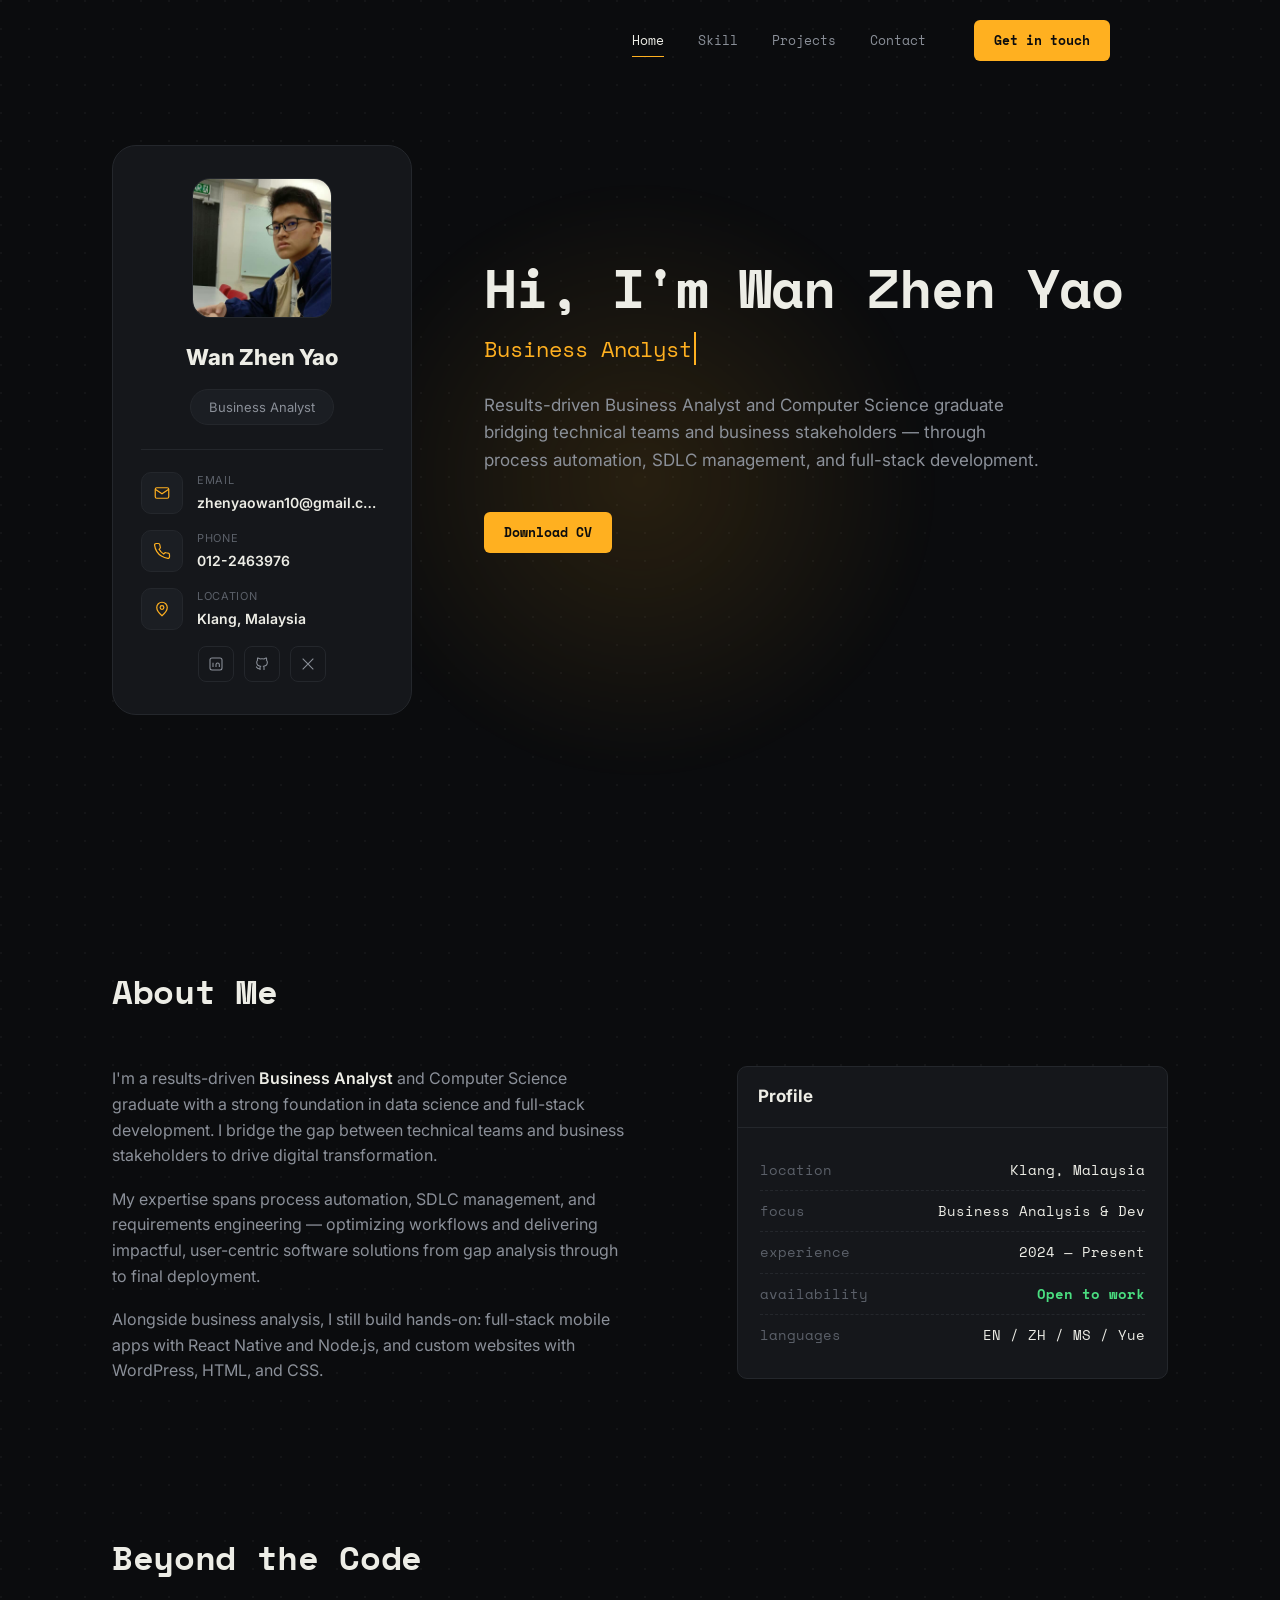
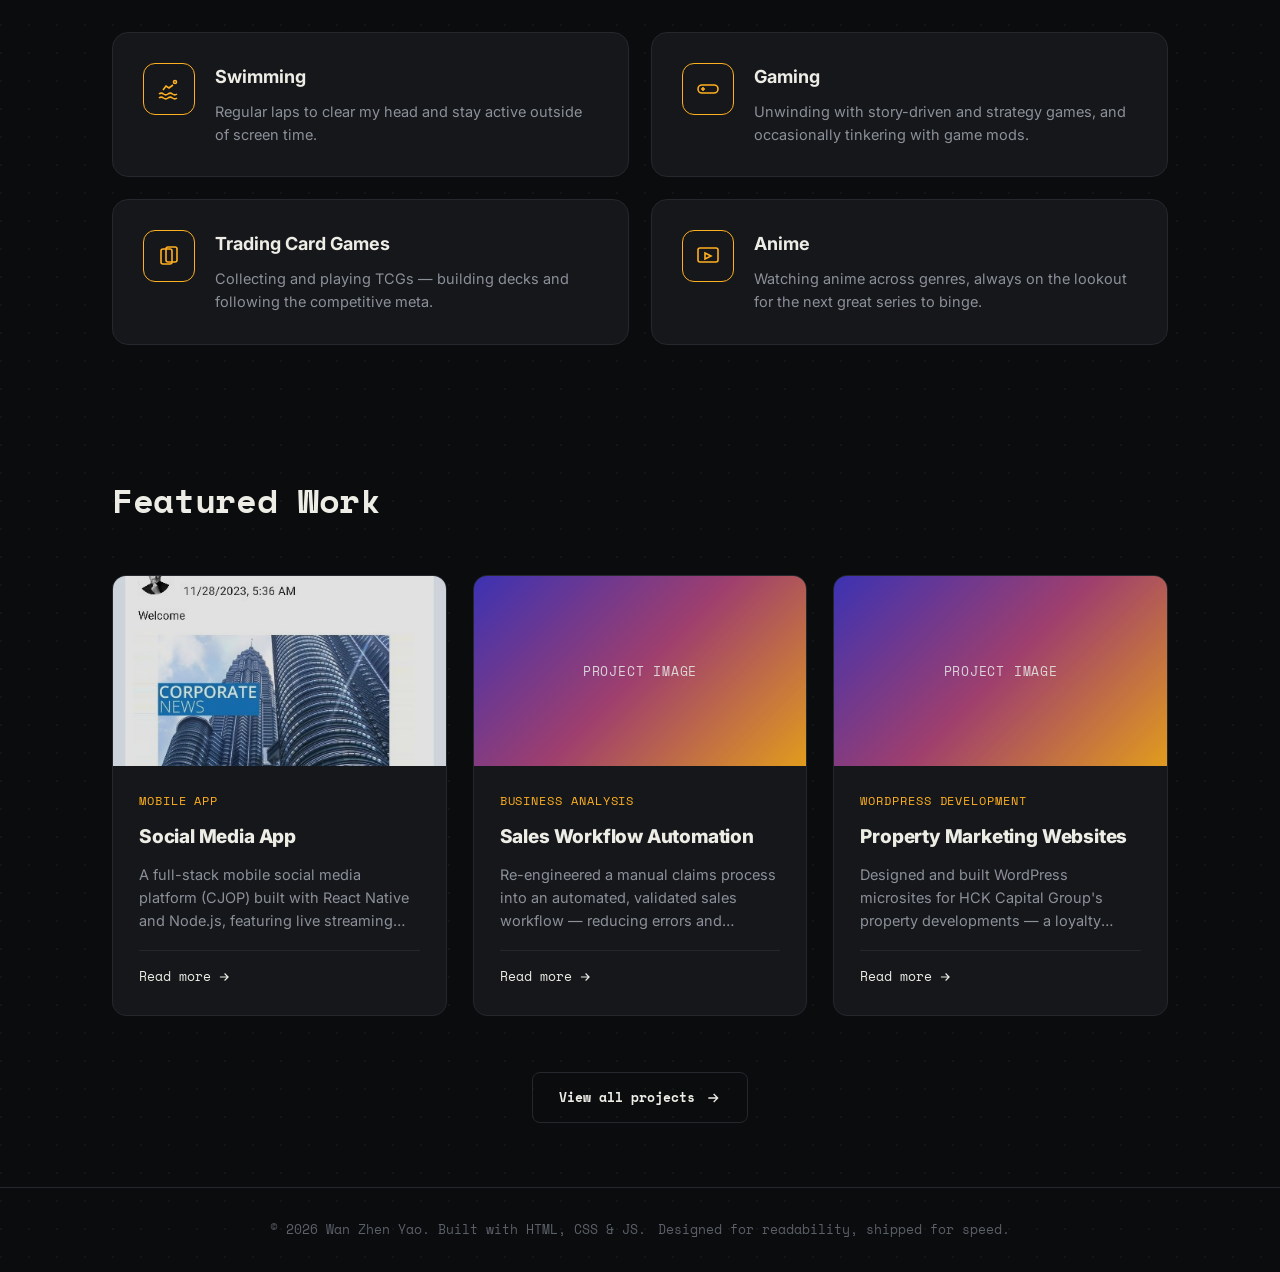
<file: index.html>
<!DOCTYPE html>
<html lang="en">
<head>
<meta charset="UTF-8">
<meta name="viewport" content="width=device-width, initial-scale=1.0">
<title>Wan Zhen Yao — Business Analyst</title>
<meta name="description" content="Portfolio and CV of Wan Zhen Yao, Business Analyst & Full-Stack Developer.">
<link rel="preconnect" href="https://fonts.googleapis.com">
<link href="https://fonts.googleapis.com/css2?family=Space+Mono:wght@400;700&family=Inter:wght@400;500;600;700;800&display=swap" rel="stylesheet">
<link rel="stylesheet" href="styles.css">
</head>
<body>
<div class="page-loader" id="pageLoader">
  <div class="terminal-loader">
    <div class="terminal-loader-head">
      <div class="terminal-loader-title">Status</div>
      <div class="terminal-loader-controls">
        <div class="loader-control close"></div>
        <div class="loader-control minimize"></div>
        <div class="loader-control maximize"></div>
      </div>
    </div>
    <div class="loader-text">Loading...</div>
  </div>
</div>

<header class="nav" id="siteNav">
  <div class="nav-inner">
    <nav class="nav-links">
      <a href="index.html" class="active">Home</a>
      <a href="skills.html">Skill</a>
      <a href="projects.html">Projects</a>
      <a href="contact.html">Contact</a>
    </nav>
    <div class="nav-cta">
      <!-- <a href="Resume_Wan_Zhen_Yao_2026.pdf" class="btn btn-outline" download>resume.pdf</a> -->
      <a href="contact.html" class="btn btn-primary">Get in touch</a>
      <button class="hamburger" id="hamburger" aria-label="Toggle menu">
        <span></span><span></span><span></span>
      </button>
    </div>
  </div>
</header>

<div class="mobile-panel" id="mobilePanel">
  <a href="index.html" class="active">Home</a>
  <a href="skills.html">Skill</a>
  <a href="projects.html">Projects</a>
  <a href="contact.html">Contact</a>
</div>

<main>
  <section id="home" class="hero">
    <div class="wrap hero-grid">

      <div class="profile-card reveal">
        <div class="profile-photo">
          <img src="image.jpg" alt="Wan Zhen Yao">
        </div>
        <div class="profile-name">Wan Zhen Yao</div>
        <span class="role-pill">Business Analyst</span>
        <div class="card-divider"></div>

        <div class="contact-row">
          <div class="contact-icon">
            <svg viewBox="0 0 24 24" fill="none" stroke="currentColor" stroke-width="1.6"><rect x="3" y="5" width="18" height="14" rx="2"/><path d="M3 7l9 6 9-6"/></svg>
          </div>
          <div class="contact-text">
            <span class="label">Email</span>
            <span class="value">zhenyaowan10@gmail.com</span>
          </div>
        </div>

        <div class="contact-row">
          <div class="contact-icon">
            <svg viewBox="0 0 24 24" fill="none" stroke="currentColor" stroke-width="1.6"><path d="M22 16.9v3a2 2 0 0 1-2.2 2 19.8 19.8 0 0 1-8.6-3.1 19.5 19.5 0 0 1-6-6 19.8 19.8 0 0 1-3.1-8.6A2 2 0 0 1 4.1 2h3a2 2 0 0 1 2 1.7c.1.9.3 1.8.6 2.7a2 2 0 0 1-.4 2.1L8.1 9.7a16 16 0 0 0 6.2 6.2l1.2-1.2a2 2 0 0 1 2.1-.4c.9.3 1.8.5 2.7.6a2 2 0 0 1 1.7 2Z"/></svg>
          </div>
          <div class="contact-text">
            <span class="label">Phone</span>
            <span class="value">012-2463976</span>
          </div>
        </div>

        <div class="contact-row">
          <div class="contact-icon">
            <svg viewBox="0 0 24 24" fill="none" stroke="currentColor" stroke-width="1.6"><path d="M12 21s-7-6.1-7-11a7 7 0 0 1 14 0c0 4.9-7 11-7 11Z"/><circle cx="12" cy="10" r="2.5"/></svg>
          </div>
          <div class="contact-text">
            <span class="label">Location</span>
            <span class="value">Klang, Malaysia</span>
          </div>
        </div>

        <div class="card-social">
          <a href="https://linkedin.com/in/yourhandle" target="_blank" rel="noopener" aria-label="LinkedIn">
            <svg viewBox="0 0 24 24" fill="none" stroke="currentColor" stroke-width="1.6"><rect x="3" y="3" width="18" height="18" rx="3"/><path d="M7.5 10v6.5M7.5 7.2v.1M12 16.5V13c0-1.4 1-2.5 2.4-2.5S17 11.6 17 13v3.5M12 12.5v4"/></svg>
          </a>
          <a href="https://github.com/OowanoO" target="_blank" rel="noopener" aria-label="GitHub">
            <svg viewBox="0 0 24 24" fill="none" stroke="currentColor" stroke-width="1.6"><path d="M9 19c-4.3 1.4-4.3-2.5-6-3m12 5v-3.5c0-1 .1-1.4-.5-2 2.8-.3 5.5-1.4 5.5-6a4.6 4.6 0 0 0-1.3-3.2 4.2 4.2 0 0 0-.1-3.2s-1.1-.3-3.5 1.3a12.3 12.3 0 0 0-6.2 0C6.6 2.8 5.5 3.1 5.5 3.1a4.2 4.2 0 0 0-.1 3.2A4.6 4.6 0 0 0 4.1 9.5c0 4.6 2.7 5.7 5.5 6-.6.6-.6 1.2-.5 2V21"/></svg>
          </a>
          <a href="https://x.com/yourhandle" target="_blank" rel="noopener" aria-label="X / Twitter">
            <svg viewBox="0 0 24 24" fill="none" stroke="currentColor" stroke-width="1.6"><path d="M4 4l16 16M20 4L4 20"/></svg>
          </a>
        </div>
      </div>

      <div class="hero-inner">
        <h1 class="hero-name">Hi, I'm Wan Zhen Yao</h1>
        <div class="hero-role"><span id="typedRole" class="type-cursor"></span></div>
        <p class="hero-desc">
          Results-driven Business Analyst and Computer Science graduate bridging technical teams
          and business stakeholders &mdash; through process automation, SDLC management, and
          full-stack development.
        </p>
        <div class="hero-actions">
          <a href="Resume_Wan_Zhen_Yao_2026.pdf" class="btn btn-primary" download>Download CV</a>
        </div>
      </div>

    </div>
  </section>

  <section id="about" class="stack-section">
    <div class="wrap">
      <h2 class="section-title reveal">About Me</h2>
      <div class="about-grid">
        <div class="about-text reveal">
          <p>
            I'm a results-driven <strong>Business Analyst</strong> and Computer Science graduate
            with a strong foundation in data science and full-stack development. I bridge the gap
            between technical teams and business stakeholders to drive digital transformation.
          </p>
          <p>
            My expertise spans process automation, SDLC management, and requirements engineering
            &mdash; optimizing workflows and delivering impactful, user-centric software solutions
            from gap analysis through to final deployment.
          </p>
          <p>
            Alongside business analysis, I still build hands-on: full-stack mobile apps with
            React Native and Node.js, and custom websites with WordPress, HTML, and CSS.
          </p>
        </div>
        <div class="terminal-card reveal">
          <div class="terminal-head">
            <span class="terminal-head-label">Profile</span>
          </div>
          <div class="terminal-body">
            <div class="stat-row"><span class="k">location</span><span class="v">Klang, Malaysia</span></div>
            <div class="stat-row"><span class="k">focus</span><span class="v">Business Analysis &amp; Dev</span></div>
            <div class="stat-row"><span class="k">experience</span><span class="v">2024 &mdash; Present</span></div>
            <div class="stat-row"><span class="k">availability</span><span class="v v-success">Open to work</span></div>
            <div class="stat-row"><span class="k">languages</span><span class="v">EN / ZH / MS / Yue</span></div>
          </div>
        </div>
      </div>
    </div>
  </section>

  <section id="hobbies" class="stack-section">
    <div class="wrap">
      <h2 class="section-title reveal">Beyond the Code</h2>
      <div class="skills-grid">
        <div class="skill-card reveal">
          <div class="skill-icon"><svg viewBox="0 0 24 24" fill="none" stroke="currentColor" stroke-width="1.6"><path d="M2 17c1.5-1.2 3-1.2 4.5 0s3 1.2 4.5 0 3-1.2 4.5 0 3 1.2 4.5 0"/><path d="M2 21c1.5-1.2 3-1.2 4.5 0s3 1.2 4.5 0 3-1.2 4.5 0 3 1.2 4.5 0"/><circle cx="18" cy="5" r="1.5"/><path d="M6 13l3-4 3 2 4-3"/></svg></div>
          <div>
            <h3>Swimming</h3>
            <p>Regular laps to clear my head and stay active outside of screen time.</p>
          </div>
        </div>
        <div class="skill-card reveal">
          <div class="skill-icon"><svg viewBox="0 0 24 24" fill="none" stroke="currentColor" stroke-width="1.6"><rect x="2" y="8" width="20" height="8" rx="4"/><path d="M7 10v4M5 12h4M15.5 11.5h.01M18.5 13.5h.01"/></svg></div>
          <div>
            <h3>Gaming</h3>
            <p>Unwinding with story-driven and strategy games, and occasionally tinkering with game mods.</p>
          </div>
        </div>
        <div class="skill-card reveal">
          <div class="skill-icon"><svg viewBox="0 0 24 24" fill="none" stroke="currentColor" stroke-width="1.6"><rect x="4" y="5" width="11" height="15" rx="2"/><rect x="9" y="3" width="11" height="15" rx="2"/></svg></div>
          <div>
            <h3>Trading Card Games</h3>
            <p>Collecting and playing TCGs &mdash; building decks and following the competitive meta.</p>
          </div>
        </div>
        <div class="skill-card reveal">
          <div class="skill-icon"><svg viewBox="0 0 24 24" fill="none" stroke="currentColor" stroke-width="1.6"><rect x="2" y="4" width="20" height="14" rx="2"/><path d="M9 9l6 3-6 3V9Z"/></svg></div>
          <div>
            <h3>Anime</h3>
            <p>Watching anime across genres, always on the lookout for the next great series to binge.</p>
          </div>
        </div>
      </div>
    </div>
  </section>

  <section id="projects-preview" class="stack-section">
    <div class="wrap">
      <div class="section-head-row reveal">
        <div>
          <h2 class="section-title">Featured Work</h2>
        </div>
      </div>
      <div class="projects-grid">
        <div class="project-card project-card-modal reveal" data-modal-target="modal-cjop-social-app" tabindex="0" role="button" aria-haspopup="dialog">
          <div class="project-image"><img src="u.jpg" alt="Social Media App"></div>
          <div class="project-body">
            <div class="project-category">Mobile App</div>
            <h3 class="project-title">Social Media App</h3>
            <p class="project-desc">A full-stack mobile social media platform (CJOP) built with React Native and Node.js, featuring live streaming and OTP-secured accounts.</p>
            <div class="project-link">
              Read more
              <svg viewBox="0 0 24 24" fill="none" stroke="currentColor" stroke-width="2"><path d="M5 12h14M13 6l6 6-6 6"/></svg>
            </div>
          </div>
        </div>
        <div class="project-card project-card-modal reveal" data-modal-target="modal-sales-workflow-automation" tabindex="0" role="button" aria-haspopup="dialog">
          <div class="project-image"><span>Project Image</span></div>
          <div class="project-body">
            <div class="project-category">Business Analysis</div>
            <h3 class="project-title">Sales Workflow Automation</h3>
            <p class="project-desc">Re-engineered a manual claims process into an automated, validated sales workflow — reducing errors and speeding up approvals. Details generalized for client confidentiality.</p>
            <div class="project-link">
              Read more
              <svg viewBox="0 0 24 24" fill="none" stroke="currentColor" stroke-width="2"><path d="M5 12h14M13 6l6 6-6 6"/></svg>
            </div>
          </div>
        </div>
        <div class="project-card project-card-modal reveal" data-modal-target="modal-hck-wordpress-sites" tabindex="0" role="button" aria-haspopup="dialog">
          <div class="project-image"><span>Project Image</span></div>
          <div class="project-body">
            <div class="project-category">WordPress Development</div>
            <h3 class="project-title">Property Marketing Websites</h3>
            <p class="project-desc">Designed and built WordPress microsites for HCK Capital Group's property developments &mdash; a loyalty rewards platform and a project launch site.</p>
            <div class="project-link">
              Read more
              <svg viewBox="0 0 24 24" fill="none" stroke="currentColor" stroke-width="2"><path d="M5 12h14M13 6l6 6-6 6"/></svg>
            </div>
          </div>
        </div>
      </div>
      <div class="view-more-wrap reveal">
        <a href="projects.html" class="btn-arrow">
          View all projects
          <svg viewBox="0 0 24 24" fill="none" stroke="currentColor" stroke-width="2"><path d="M5 12h14M13 6l6 6-6 6"/></svg>
        </a>
      </div>
      <template id="modal-cjop-social-app">
        <div class="modal-image"><img src="u.jpg" alt="Social Media App"></div>
        <div class="modal-category">Mobile App</div>
        <h3 class="modal-title">Social Media App</h3>
        <div class="modal-desc">
          <p>Designed and developed a full-stack mobile social media platform, <strong>Citizen's Journalist Online Platform (CJOP)</strong>, in collaboration with <strong>SME Malaysia Media Group</strong>. Built using <strong>React Native</strong> for the frontend and <strong>Node.js</strong> for backend development, the application provides a modern, responsive, and native-like Android experience while supporting scalable RESTful API services.</p>
          <p>The platform utilizes <strong>Supabase</strong> for database management, authentication, and real-time data synchronization. To enhance user engagement, <strong>ZEGOCLOUD</strong> was integrated to provide high-quality live streaming capabilities, allowing citizen journalists to broadcast live events directly to the community. User authentication was strengthened through <strong>Twilio SMS OTP verification</strong>, ensuring secure account registration and login.</p>
          <p>The project focused on improving the client's original prototype by redesigning the user interface, enhancing user experience, optimizing application performance, reducing system errors, and implementing smoother navigation throughout the application. Additional client-requested features, including premium live event broadcasting and secure user verification, were successfully delivered, demonstrating strong capabilities in full-stack mobile development, cloud services, third-party API integration, and collaborative software engineering.</p>
        </div>
      </template>
      <template id="modal-sales-workflow-automation">
        
        <div class="modal-category">Business Analysis</div>
        <h3 class="modal-title">Sales Workflow Automation</h3>
        <div class="modal-desc">
          <p>As a Business Analyst on an internal digital transformation initiative, I led the redesign of a legacy, manual sales verification process into a streamlined, automated workflow &mdash; covering everything from initial data import through to final approval.</p>
          <p>I implemented automated cross-checking mechanisms within the system to independently validate submissions, significantly reducing manual errors such as duplicate entries. This freed up the team to focus on exceptions rather than routine checks.</p>
          <p>Acting as the primary liaison between business stakeholders and a third-party development team, I translated business requirements into clear technical specifications, and managed the project end-to-end &mdash; from gap analysis and SDLC coordination to tracking timelines and release milestones.</p>
          <p><strong>Note:</strong> company name, internal systems, and vendor details have been withheld to respect client confidentiality. This description focuses on my role, actions, and impact rather than proprietary specifics.</p>
        </div>
      </template>
      <template id="modal-hck-wordpress-sites">
        
        <div class="modal-category">WordPress Development</div>
        <h3 class="modal-title">Property Marketing Websites</h3>
        <div class="modal-desc">
          <p>Developed and customized functional web platforms for HCK Capital Group's property developments using <strong>WordPress (Elementor)</strong>, writing custom CSS overrides directly within the page builder to achieve precise, responsive design layouts.</p>
          <p>One site was a <strong>loyalty rewards microsite</strong>, connecting real estate agents, buyers, and referrers to exclusive perks alongside a companion mobile app. The other was a <strong>property launch microsite</strong>, built to showcase a development's location highlights, gallery, and unit layouts, with a lead-registration form to capture buyer enquiries.</p>
          <p>Both sites involved translating marketing and sales requirements into responsive, on-brand pages &mdash; balancing design fidelity from the Elementor builder with custom CSS for details the builder couldn't handle natively.</p>
        </div>
      </template>
    </div>
  </section>
      <div class="project-modal-overlay" id="projectModalOverlay">
        <div class="project-modal" role="dialog" aria-modal="true">
          <button class="project-modal-close" id="projectModalClose" aria-label="Close">
            <svg viewBox="0 0 24 24" fill="none" stroke="currentColor" stroke-width="2"><path d="M18 6 6 18M6 6l12 12"/></svg>
          </button>
          <div class="project-modal-body" id="projectModalBody"></div>
        </div>
      </div>
</main>

<footer>
  <div class="wrap" style="display:flex;justify-content:space-between;align-items:center;flex-wrap:wrap;gap:12px">
    <p>&copy; <span id="year"></span> Wan Zhen Yao. Built with HTML, CSS &amp; JS.</p>
    <p>Designed for readability, shipped for speed.</p>
  </div>
</footer>

<button class="to-top" id="toTop" aria-label="Back to top">
  <svg width="18" height="18" viewBox="0 0 24 24" fill="none" stroke="currentColor" stroke-width="2"><path d="M12 19V5M5 12l7-7 7 7"/></svg>
</button>

<script src="script.js"></script>
<script src="typewriter.js"></script>
<script src="project-modal.js"></script>
</body>
</html>
</file>
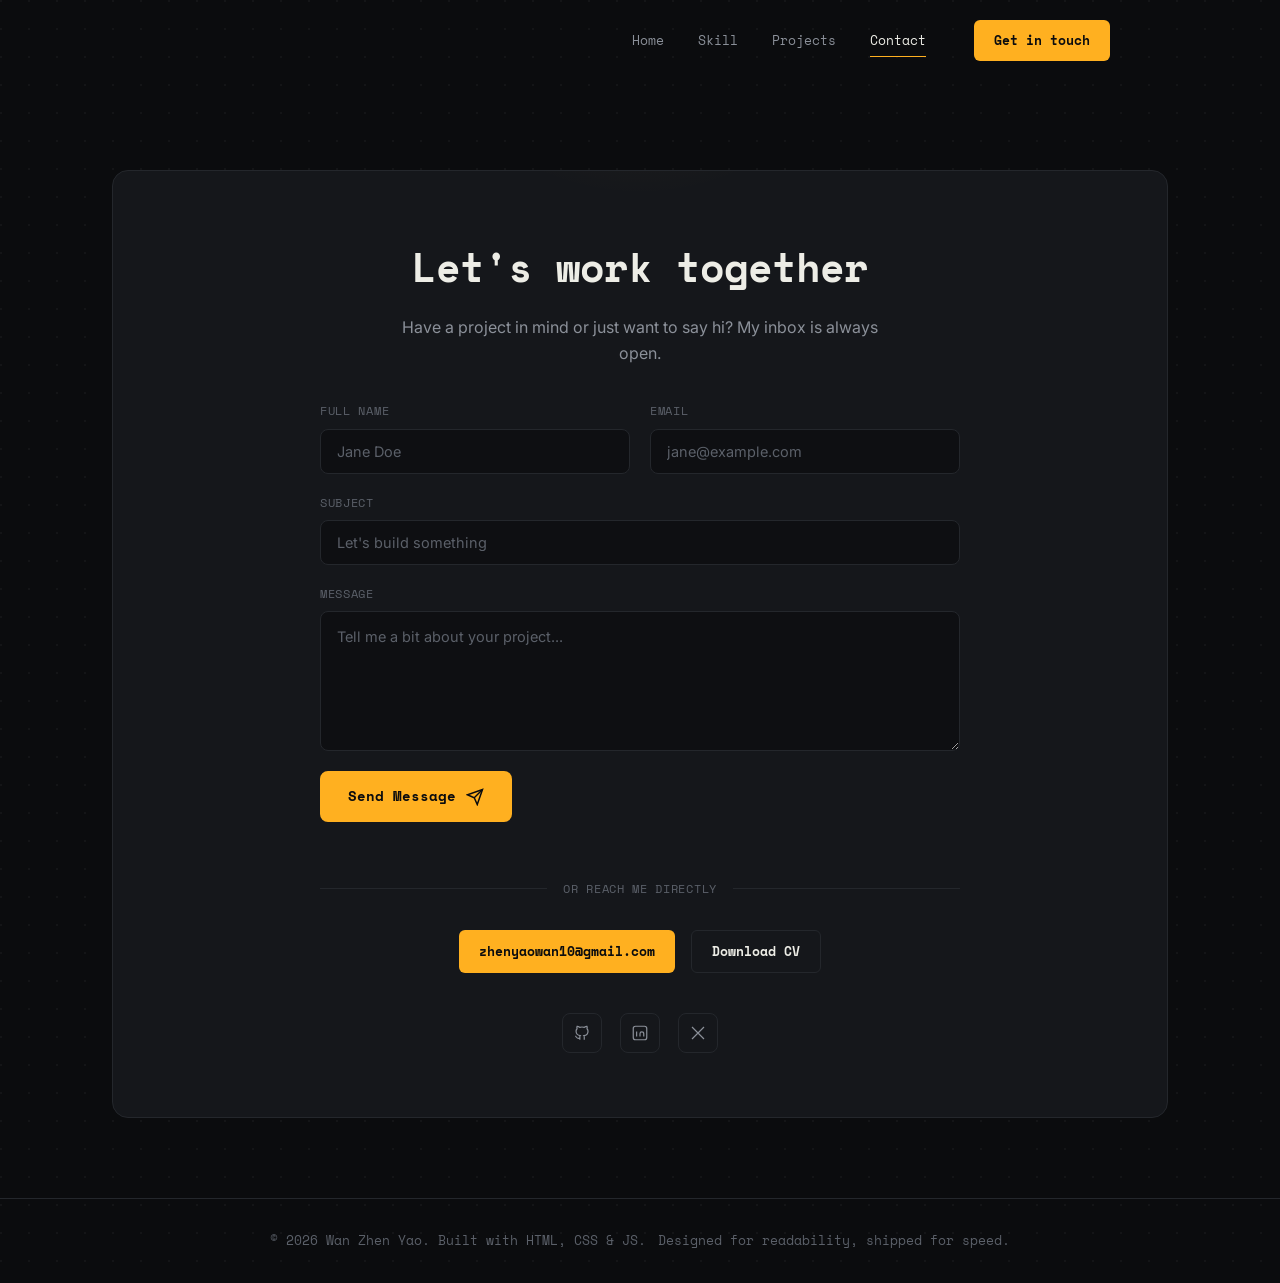
<file: contact.html>
<!DOCTYPE html>
<html lang="en">
<head>
<meta charset="UTF-8">
<meta name="viewport" content="width=device-width, initial-scale=1.0">
<title>Contact — Wan Zhen Yao</title>
<meta name="description" content="Get in touch with Wan Zhen Yao, Business Analyst & Full-Stack Developer.">
<link rel="preconnect" href="https://fonts.googleapis.com">
<link href="https://fonts.googleapis.com/css2?family=Space+Mono:wght@400;700&family=Inter:wght@400;500;600;700;800&display=swap" rel="stylesheet">
<link rel="stylesheet" href="styles.css">
</head>
<body>
<header class="nav" id="siteNav">
  <div class="nav-inner">
    <nav class="nav-links">
      <a href="index.html">Home</a>
      <a href="skills.html">Skill</a>
      <a href="projects.html">Projects</a>
      <a href="contact.html" class="active">Contact</a>
    </nav>
    <div class="nav-cta">
      <!-- <a href="Resume_Wan_Zhen_Yao_2026.pdf" class="btn btn-outline" download>resume.pdf</a> -->
      <a href="contact.html" class="btn btn-primary">Get in touch</a>
      <button class="hamburger" id="hamburger" aria-label="Toggle menu">
        <span></span><span></span><span></span>
      </button>
    </div>
  </div>
</header>

<div class="mobile-panel" id="mobilePanel">
  <a href="index.html">Home</a>
  <a href="skills.html">Skill</a>
  <a href="projects.html">Projects</a>
  <a href="contact.html" class="active">Contact</a>
</div>

<main>
  <section id="contact" class="page-header">
    <div class="wrap">
      <div class="contact-inner reveal">
        <h2>Let's work together</h2>
        <p>Have a project in mind or just want to say hi? My inbox is always open.</p>

        <form id="contactForm" class="contact-form" novalidate>
          <div class="form-row">
            <div class="form-group">
              <label for="cf-name">Full Name</label>
              <input type="text" id="cf-name" name="name" placeholder="Jane Doe" required>
            </div>
            <div class="form-group">
              <label for="cf-email">Email</label>
              <input type="email" id="cf-email" name="email" placeholder="jane@example.com" required>
            </div>
          </div>
          <div class="form-group">
            <label for="cf-subject">Subject</label>
            <input type="text" id="cf-subject" name="subject" placeholder="Let's build something" required>
          </div>
          <div class="form-group">
            <label for="cf-message">Message</label>
            <textarea id="cf-message" name="message" placeholder="Tell me a bit about your project..." required></textarea>
          </div>
          <div>
            <button type="submit" class="btn-send" id="sendBtn">
              Send Message
              <svg viewBox="0 0 24 24" fill="none" stroke="currentColor" stroke-width="2"><path d="M22 2 11 13"/><path d="M22 2 15 22l-4-9-9-4 20-7Z"/></svg>
            </button>
            <div class="form-status" id="formStatus"></div>
          </div>
        </form>

        <div class="contact-divider">or reach me directly</div>

        <div class="contact-actions">
          <a href="mailto:zhenyaowan10@gmail.com" class="btn btn-primary">zhenyaowan10@gmail.com</a>
          <a href="Resume_Wan_Zhen_Yao_2026.pdf" class="btn btn-outline" download>Download CV</a>
        </div>
        <div class="social-row">
          <a href="https://github.com/OowanoO" target="_blank" rel="noopener" aria-label="GitHub">
            <svg viewBox="0 0 24 24" fill="none" stroke="currentColor" stroke-width="1.6"><path d="M9 19c-4.3 1.4-4.3-2.5-6-3m12 5v-3.5c0-1 .1-1.4-.5-2 2.8-.3 5.5-1.4 5.5-6a4.6 4.6 0 0 0-1.3-3.2 4.2 4.2 0 0 0-.1-3.2s-1.1-.3-3.5 1.3a12.3 12.3 0 0 0-6.2 0C6.6 2.8 5.5 3.1 5.5 3.1a4.2 4.2 0 0 0-.1 3.2A4.6 4.6 0 0 0 4.1 9.5c0 4.6 2.7 5.7 5.5 6-.6.6-.6 1.2-.5 2V21"/></svg>
          </a>
          <a href="https://linkedin.com/in/yourhandle" target="_blank" rel="noopener" aria-label="LinkedIn">
            <svg viewBox="0 0 24 24" fill="none" stroke="currentColor" stroke-width="1.6"><rect x="3" y="3" width="18" height="18" rx="3"/><path d="M7.5 10v6.5M7.5 7.2v.1M12 16.5V13c0-1.4 1-2.5 2.4-2.5S17 11.6 17 13v3.5M12 12.5v4"/></svg>
          </a>
          <a href="https://x.com/yourhandle" target="_blank" rel="noopener" aria-label="X / Twitter">
            <svg viewBox="0 0 24 24" fill="none" stroke="currentColor" stroke-width="1.6"><path d="M4 4l16 16M20 4L4 20"/></svg>
          </a>
        </div>
      </div>
    </div>
  </section>
</main>

<footer>
  <div class="wrap" style="display:flex;justify-content:space-between;align-items:center;flex-wrap:wrap;gap:12px">
    <p>&copy; <span id="year"></span> Wan Zhen Yao. Built with HTML, CSS &amp; JS.</p>
    <p>Designed for readability, shipped for speed.</p>
  </div>
</footer>

<button class="to-top" id="toTop" aria-label="Back to top">
  <svg width="18" height="18" viewBox="0 0 24 24" fill="none" stroke="currentColor" stroke-width="2"><path d="M12 19V5M5 12l7-7 7 7"/></svg>
</button>

<script src="script.js"></script>
<script src="contact-form.js"></script>
</body>
</html>
</file>
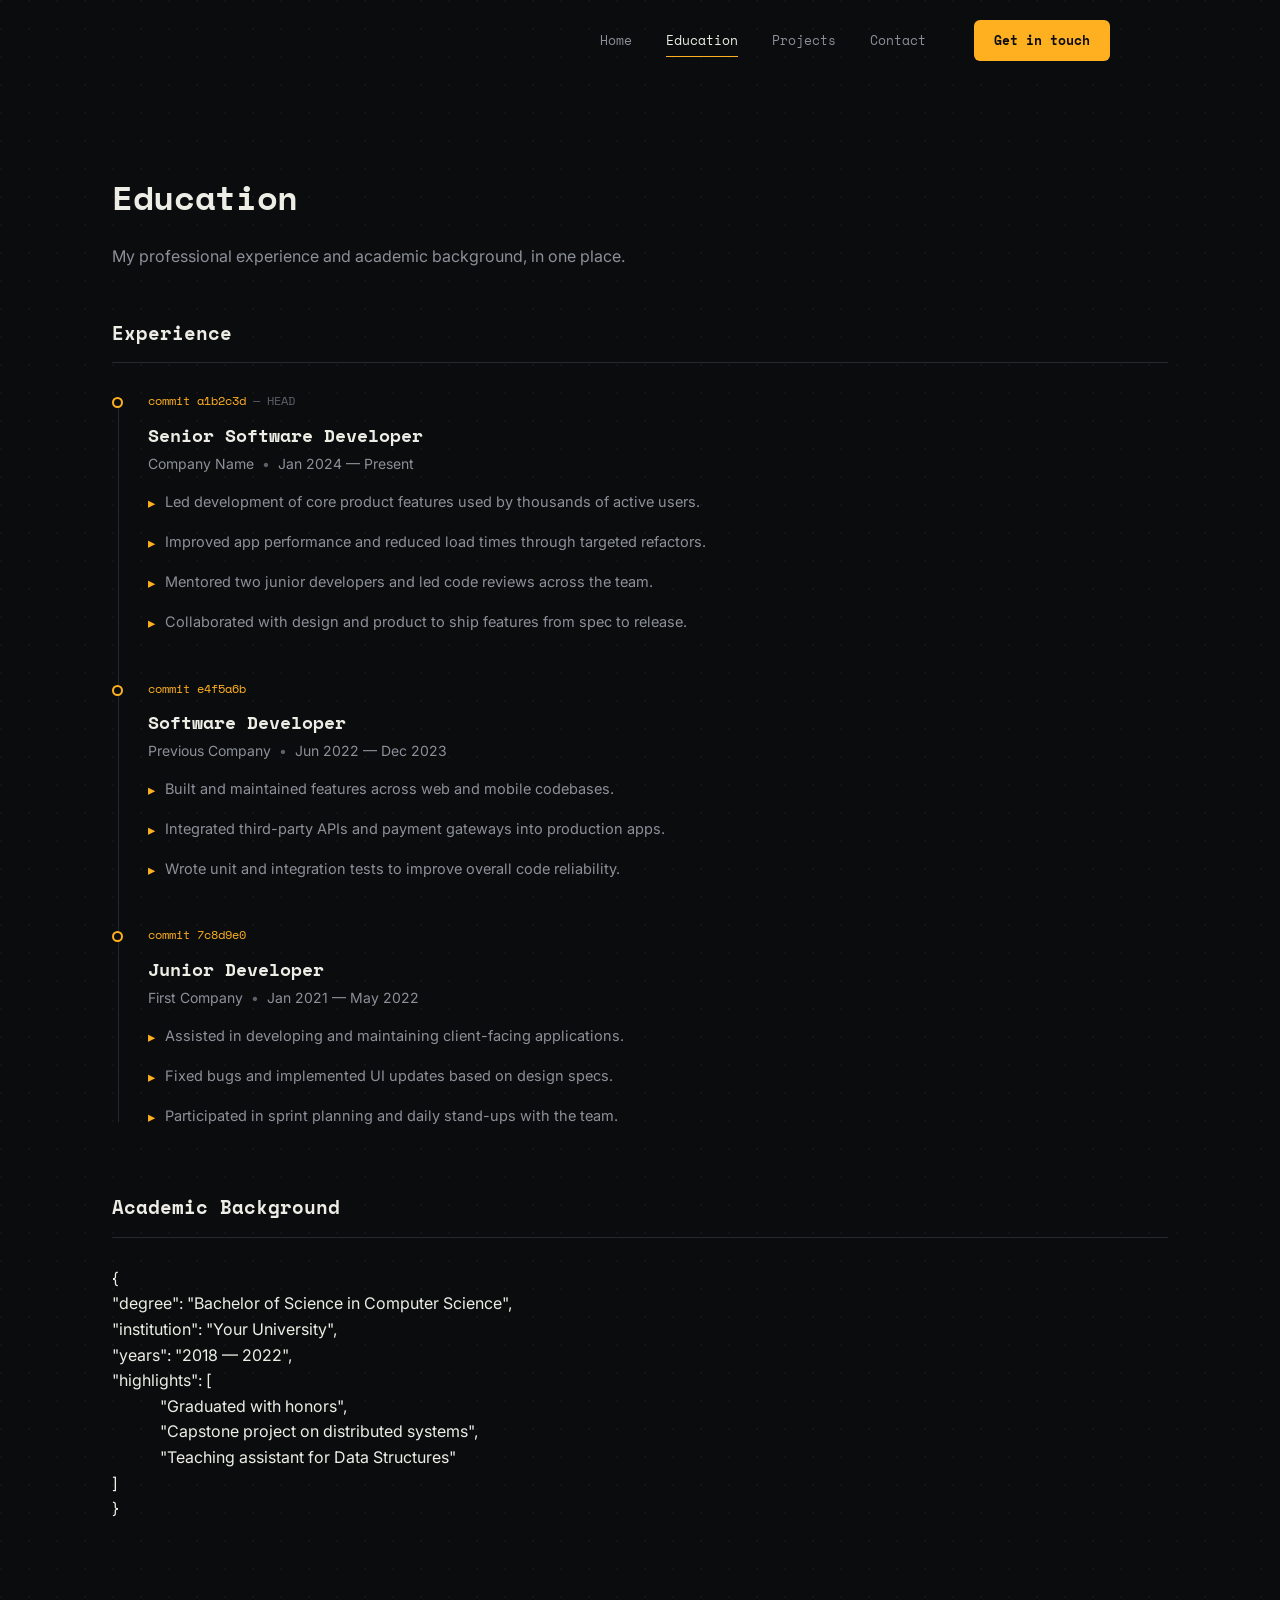
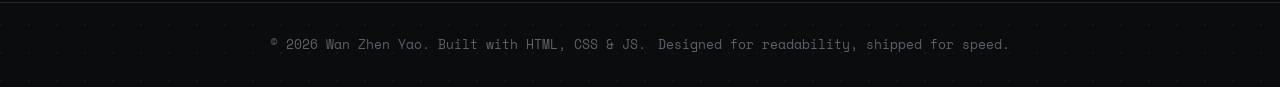
<file: education.html>
<!DOCTYPE html>
<html lang="en">
<head>
<meta charset="UTF-8">
<meta name="viewport" content="width=device-width, initial-scale=1.0">
<title>Education — Wan Zhen Yao</title>
<meta name="description" content="Experience and education background of Wan Zhen Yao, Software Developer.">
<link rel="preconnect" href="https://fonts.googleapis.com">
<link href="https://fonts.googleapis.com/css2?family=Space+Mono:wght@400;700&family=Inter:wght@400;500;600;700;800&display=swap" rel="stylesheet">
<link rel="stylesheet" href="styles.css">
</head>
<body>
<header class="nav" id="siteNav">
  <div class="nav-inner">
    <nav class="nav-links">
      <a href="index.html">Home</a>
      <a href="education.html" class="active">Education</a>
      <a href="projects.html">Projects</a>
      <a href="contact.html">Contact</a>
    </nav>
    <div class="nav-cta">
      <!-- <a href="Resume_Wan Zhen Yao_2025.pdf" class="btn btn-outline" download>resume.pdf</a> -->
      <a href="contact.html" class="btn btn-primary">Get in touch</a>
      <button class="hamburger" id="hamburger" aria-label="Toggle menu">
        <span></span><span></span><span></span>
      </button>
    </div>
  </div>
</header>

<div class="mobile-panel" id="mobilePanel">
  <a href="index.html">Home</a>
  <a href="education.html" class="active">Education</a>
  <a href="projects.html">Projects</a>
  <a href="contact.html">Contact</a>
</div>

<main>
  <section id="education" class="page-header">
    <div class="wrap">
      <h2 class="section-title reveal">Education</h2>
      <p class="page-sub reveal">My professional experience and academic background, in one place.</p>

      <h3 class="subsection-title reveal">Experience</h3>
      <div class="timeline">

        <div class="commit reveal">
          <div class="commit-meta"><span class="hash">commit a1b2c3d</span> &mdash; HEAD</div>
          <div class="commit-role">Senior Software Developer</div>
          <div class="commit-company">Company Name<span class="dot">&bull;</span>Jan 2024 &mdash; Present</div>
          <ul class="commit-list">
            <li>Led development of core product features used by thousands of active users.</li>
            <li>Improved app performance and reduced load times through targeted refactors.</li>
            <li>Mentored two junior developers and led code reviews across the team.</li>
            <li>Collaborated with design and product to ship features from spec to release.</li>
          </ul>
        </div>

        <div class="commit reveal">
          <div class="commit-meta"><span class="hash">commit e4f5a6b</span></div>
          <div class="commit-role">Software Developer</div>
          <div class="commit-company">Previous Company<span class="dot">&bull;</span>Jun 2022 &mdash; Dec 2023</div>
          <ul class="commit-list">
            <li>Built and maintained features across web and mobile codebases.</li>
            <li>Integrated third-party APIs and payment gateways into production apps.</li>
            <li>Wrote unit and integration tests to improve overall code reliability.</li>
          </ul>
        </div>

        <div class="commit reveal">
          <div class="commit-meta"><span class="hash">commit 7c8d9e0</span></div>
          <div class="commit-role">Junior Developer</div>
          <div class="commit-company">First Company<span class="dot">&bull;</span>Jan 2021 &mdash; May 2022</div>
          <ul class="commit-list">
            <li>Assisted in developing and maintaining client-facing applications.</li>
            <li>Fixed bugs and implemented UI updates based on design specs.</li>
            <li>Participated in sprint planning and daily stand-ups with the team.</li>
          </ul>
        </div>

      </div>

      <h3 class="subsection-title reveal">Academic Background</h3>
      <div class="json-block reveal">
        <div><span class="punc">{</span></div>
        <div class="indent"><span class="key">"degree"</span><span class="punc">:</span> <span class="str">"Bachelor of Science in Computer Science"</span><span class="punc">,</span></div>
        <div class="indent"><span class="key">"institution"</span><span class="punc">:</span> <span class="str">"Your University"</span><span class="punc">,</span></div>
        <div class="indent"><span class="key">"years"</span><span class="punc">:</span> <span class="str">"2018 &mdash; 2022"</span><span class="punc">,</span></div>
        <div class="indent"><span class="key">"highlights"</span><span class="punc">: [</span></div>
        <div class="indent" style="padding-left:48px"><span class="str">"Graduated with honors"</span><span class="punc">,</span></div>
        <div class="indent" style="padding-left:48px"><span class="str">"Capstone project on distributed systems"</span><span class="punc">,</span></div>
        <div class="indent" style="padding-left:48px"><span class="str">"Teaching assistant for Data Structures"</span></div>
        <div class="indent"><span class="punc">]</span></div>
        <div><span class="punc">}</span></div>
      </div>
    </div>
  </section>
</main>

<footer>
  <div class="wrap" style="display:flex;justify-content:space-between;align-items:center;flex-wrap:wrap;gap:12px">
    <p>&copy; <span id="year"></span> Wan Zhen Yao. Built with HTML, CSS &amp; JS.</p>
    <p>Designed for readability, shipped for speed.</p>
  </div>
</footer>

<button class="to-top" id="toTop" aria-label="Back to top">
  <svg width="18" height="18" viewBox="0 0 24 24" fill="none" stroke="currentColor" stroke-width="2"><path d="M12 19V5M5 12l7-7 7 7"/></svg>
</button>

<script src="script.js"></script>
</body>
</html>
</file>
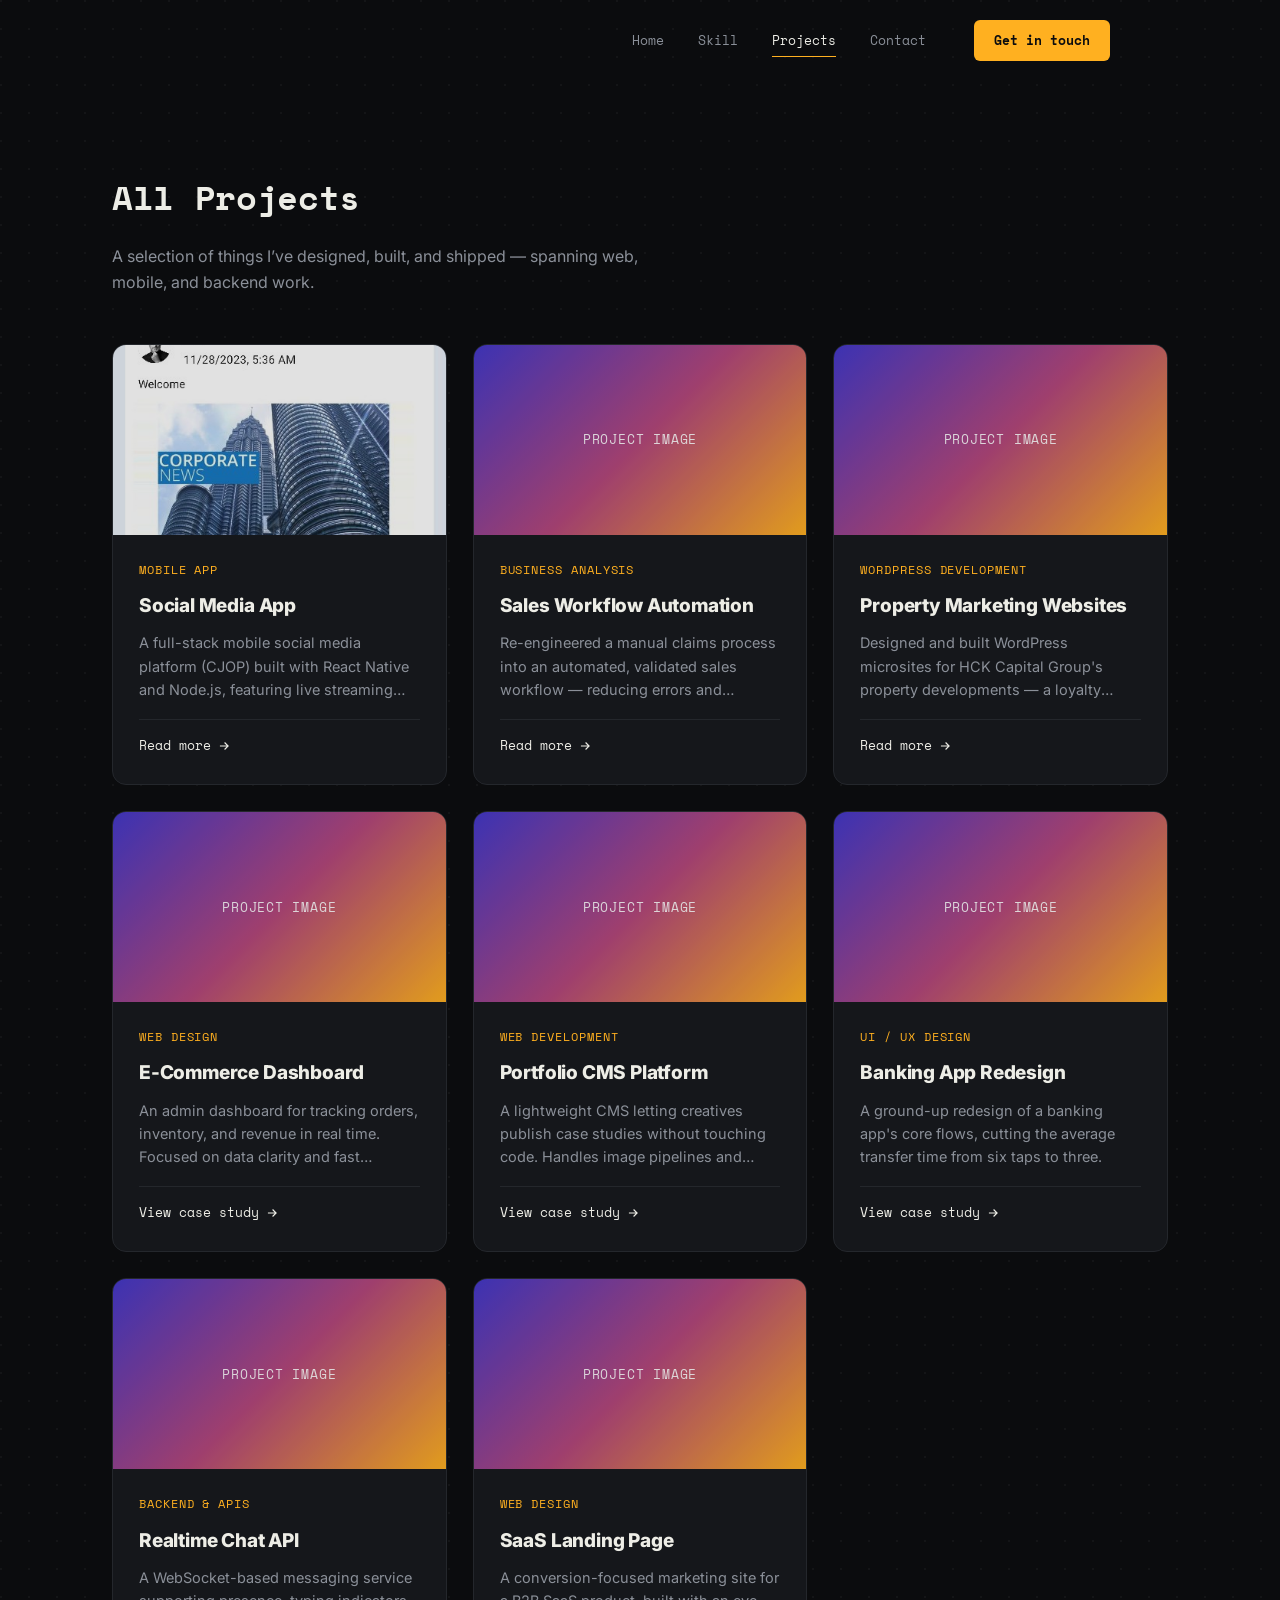
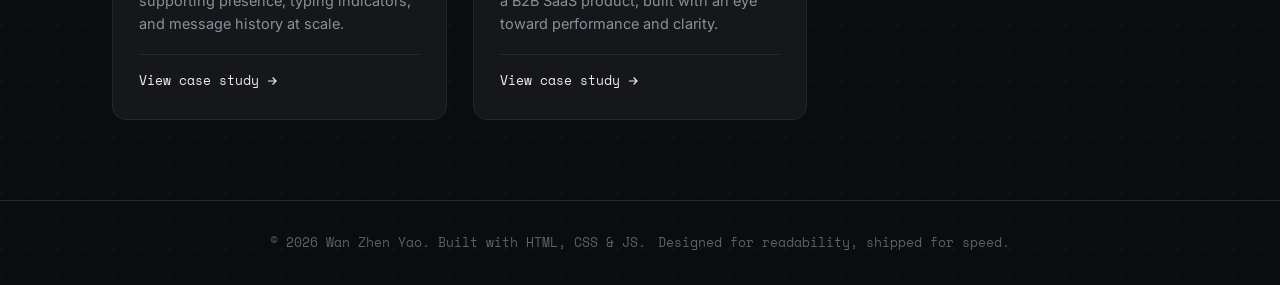
<file: projects.html>
<!DOCTYPE html>
<html lang="en">
<head>
<meta charset="UTF-8">
<meta name="viewport" content="width=device-width, initial-scale=1.0">
<title>Projects — Wan Zhen Yao</title>
<meta name="description" content="Selected projects by Wan Zhen Yao, Business Analyst & Full-Stack Developer.">
<link rel="preconnect" href="https://fonts.googleapis.com">
<link href="https://fonts.googleapis.com/css2?family=Space+Mono:wght@400;700&family=Inter:wght@400;500;600;700;800&display=swap" rel="stylesheet">
<link rel="stylesheet" href="styles.css">
</head>
<body>
<header class="nav" id="siteNav">
  <div class="nav-inner">
    <nav class="nav-links">
      <a href="index.html">Home</a>
      <a href="skills.html">Skill</a>
      <a href="projects.html" class="active">Projects</a>
      <a href="contact.html">Contact</a>
    </nav>
    <div class="nav-cta">
      <!-- <a href="Resume_Wan_Zhen_Yao_2026.pdf" class="btn btn-outline" download>resume.pdf</a> -->
      <a href="contact.html" class="btn btn-primary">Get in touch</a>
      <button class="hamburger" id="hamburger" aria-label="Toggle menu">
        <span></span><span></span><span></span>
      </button>
    </div>
  </div>
</header>

<div class="mobile-panel" id="mobilePanel">
  <a href="index.html">Home</a>
  <a href="skills.html">Skill</a>
  <a href="projects.html" class="active">Projects</a>
  <a href="contact.html">Contact</a>
</div>

<main>
  <section id="projects" class="page-header">
    <div class="wrap">
      <h2 class="section-title reveal">All Projects</h2>
      <p class="page-sub reveal">A selection of things I&rsquo;ve designed, built, and shipped &mdash; spanning web, mobile, and backend work.</p>
      <div class="projects-grid">
        <div class="project-card project-card-modal reveal" data-modal-target="modal-cjop-social-app" tabindex="0" role="button" aria-haspopup="dialog">
          <div class="project-image"><img src="u.jpg" alt="Social Media App"></div>
          <div class="project-body">
            <div class="project-category">Mobile App</div>
            <h3 class="project-title">Social Media App</h3>
            <p class="project-desc">A full-stack mobile social media platform (CJOP) built with React Native and Node.js, featuring live streaming and OTP-secured accounts.</p>
            <div class="project-link">
              Read more
              <svg viewBox="0 0 24 24" fill="none" stroke="currentColor" stroke-width="2"><path d="M5 12h14M13 6l6 6-6 6"/></svg>
            </div>
          </div>
        </div>
        <div class="project-card project-card-modal reveal" data-modal-target="modal-sales-workflow-automation" tabindex="0" role="button" aria-haspopup="dialog">
          <div class="project-image"><span>Project Image</span></div>
          <div class="project-body">
            <div class="project-category">Business Analysis</div>
            <h3 class="project-title">Sales Workflow Automation</h3>
            <p class="project-desc">Re-engineered a manual claims process into an automated, validated sales workflow — reducing errors and speeding up approvals. Details generalized for client confidentiality.</p>
            <div class="project-link">
              Read more
              <svg viewBox="0 0 24 24" fill="none" stroke="currentColor" stroke-width="2"><path d="M5 12h14M13 6l6 6-6 6"/></svg>
            </div>
          </div>
        </div>
        <div class="project-card project-card-modal reveal" data-modal-target="modal-hck-wordpress-sites" tabindex="0" role="button" aria-haspopup="dialog">
          <div class="project-image"><span>Project Image</span></div>
          <div class="project-body">
            <div class="project-category">WordPress Development</div>
            <h3 class="project-title">Property Marketing Websites</h3>
            <p class="project-desc">Designed and built WordPress microsites for HCK Capital Group's property developments &mdash; a loyalty rewards platform and a project launch site.</p>
            <div class="project-link">
              Read more
              <svg viewBox="0 0 24 24" fill="none" stroke="currentColor" stroke-width="2"><path d="M5 12h14M13 6l6 6-6 6"/></svg>
            </div>
          </div>
        </div>
        <div class="project-card reveal">
          <div class="project-image"><span>Project Image</span></div>
          <div class="project-body">
            <div class="project-category">Web Design</div>
            <h3 class="project-title">E-Commerce Dashboard</h3>
            <p class="project-desc">An admin dashboard for tracking orders, inventory, and revenue in real time. Focused on data clarity and fast filtering.</p>
            <div class="project-link">
              View case study
              <svg viewBox="0 0 24 24" fill="none" stroke="currentColor" stroke-width="2"><path d="M5 12h14M13 6l6 6-6 6"/></svg>
            </div>
          </div>
        </div>
        <div class="project-card reveal">
          <div class="project-image"><span>Project Image</span></div>
          <div class="project-body">
            <div class="project-category">Web Development</div>
            <h3 class="project-title">Portfolio CMS Platform</h3>
            <p class="project-desc">A lightweight CMS letting creatives publish case studies without touching code. Handles image pipelines and drafts.</p>
            <div class="project-link">
              View case study
              <svg viewBox="0 0 24 24" fill="none" stroke="currentColor" stroke-width="2"><path d="M5 12h14M13 6l6 6-6 6"/></svg>
            </div>
          </div>
        </div>
        <div class="project-card reveal">
          <div class="project-image"><span>Project Image</span></div>
          <div class="project-body">
            <div class="project-category">UI / UX Design</div>
            <h3 class="project-title">Banking App Redesign</h3>
            <p class="project-desc">A ground-up redesign of a banking app's core flows, cutting the average transfer time from six taps to three.</p>
            <div class="project-link">
              View case study
              <svg viewBox="0 0 24 24" fill="none" stroke="currentColor" stroke-width="2"><path d="M5 12h14M13 6l6 6-6 6"/></svg>
            </div>
          </div>
        </div>
        <div class="project-card reveal">
          <div class="project-image"><span>Project Image</span></div>
          <div class="project-body">
            <div class="project-category">Backend & APIs</div>
            <h3 class="project-title">Realtime Chat API</h3>
            <p class="project-desc">A WebSocket-based messaging service supporting presence, typing indicators, and message history at scale.</p>
            <div class="project-link">
              View case study
              <svg viewBox="0 0 24 24" fill="none" stroke="currentColor" stroke-width="2"><path d="M5 12h14M13 6l6 6-6 6"/></svg>
            </div>
          </div>
        </div>
        <div class="project-card reveal">
          <div class="project-image"><span>Project Image</span></div>
          <div class="project-body">
            <div class="project-category">Web Design</div>
            <h3 class="project-title">SaaS Landing Page</h3>
            <p class="project-desc">A conversion-focused marketing site for a B2B SaaS product, built with an eye toward performance and clarity.</p>
            <div class="project-link">
              View case study
              <svg viewBox="0 0 24 24" fill="none" stroke="currentColor" stroke-width="2"><path d="M5 12h14M13 6l6 6-6 6"/></svg>
            </div>
          </div>
        </div>
      </div>
      <template id="modal-cjop-social-app">
        <div class="modal-image"><img src="u.jpg" alt="Social Media App"></div>
        <div class="modal-category">Mobile App</div>
        <h3 class="modal-title">Social Media App</h3>
        <div class="modal-desc">
          <p>Designed and developed a full-stack mobile social media platform, <strong>Citizen's Journalist Online Platform (CJOP)</strong>, in collaboration with <strong>SME Malaysia Media Group</strong>. Built using <strong>React Native</strong> for the frontend and <strong>Node.js</strong> for backend development, the application provides a modern, responsive, and native-like Android experience while supporting scalable RESTful API services.</p>
          <p>The platform utilizes <strong>Supabase</strong> for database management, authentication, and real-time data synchronization. To enhance user engagement, <strong>ZEGOCLOUD</strong> was integrated to provide high-quality live streaming capabilities, allowing citizen journalists to broadcast live events directly to the community. User authentication was strengthened through <strong>Twilio SMS OTP verification</strong>, ensuring secure account registration and login.</p>
          <p>The project focused on improving the client's original prototype by redesigning the user interface, enhancing user experience, optimizing application performance, reducing system errors, and implementing smoother navigation throughout the application. Additional client-requested features, including premium live event broadcasting and secure user verification, were successfully delivered, demonstrating strong capabilities in full-stack mobile development, cloud services, third-party API integration, and collaborative software engineering.</p>
        </div>
      </template>
      <template id="modal-sales-workflow-automation">
        
        <div class="modal-category">Business Analysis</div>
        <h3 class="modal-title">Sales Workflow Automation</h3>
        <div class="modal-desc">
          <p>As a Business Analyst on an internal digital transformation initiative, I led the redesign of a legacy, manual sales verification process into a streamlined, automated workflow &mdash; covering everything from initial data import through to final approval.</p>
          <p>I implemented automated cross-checking mechanisms within the system to independently validate submissions, significantly reducing manual errors such as duplicate entries. This freed up the team to focus on exceptions rather than routine checks.</p>
          <p>Acting as the primary liaison between business stakeholders and a third-party development team, I translated business requirements into clear technical specifications, and managed the project end-to-end &mdash; from gap analysis and SDLC coordination to tracking timelines and release milestones.</p>
          <p><strong>Note:</strong> company name, internal systems, and vendor details have been withheld to respect client confidentiality. This description focuses on my role, actions, and impact rather than proprietary specifics.</p>
        </div>
      </template>
      <template id="modal-hck-wordpress-sites">
        
        <div class="modal-category">WordPress Development</div>
        <h3 class="modal-title">Property Marketing Websites</h3>
        <div class="modal-desc">
          <p>Developed and customized functional web platforms for HCK Capital Group's property developments using <strong>WordPress (Elementor)</strong>, writing custom CSS overrides directly within the page builder to achieve precise, responsive design layouts.</p>
          <p>One site was a <strong>loyalty rewards microsite</strong>, connecting real estate agents, buyers, and referrers to exclusive perks alongside a companion mobile app. The other was a <strong>property launch microsite</strong>, built to showcase a development's location highlights, gallery, and unit layouts, with a lead-registration form to capture buyer enquiries.</p>
          <p>Both sites involved translating marketing and sales requirements into responsive, on-brand pages &mdash; balancing design fidelity from the Elementor builder with custom CSS for details the builder couldn't handle natively.</p>
        </div>
      </template>
    </div>
  </section>
      <div class="project-modal-overlay" id="projectModalOverlay">
        <div class="project-modal" role="dialog" aria-modal="true">
          <button class="project-modal-close" id="projectModalClose" aria-label="Close">
            <svg viewBox="0 0 24 24" fill="none" stroke="currentColor" stroke-width="2"><path d="M18 6 6 18M6 6l12 12"/></svg>
          </button>
          <div class="project-modal-body" id="projectModalBody"></div>
        </div>
      </div>
</main>

<footer>
  <div class="wrap" style="display:flex;justify-content:space-between;align-items:center;flex-wrap:wrap;gap:12px">
    <p>&copy; <span id="year"></span> Wan Zhen Yao. Built with HTML, CSS &amp; JS.</p>
    <p>Designed for readability, shipped for speed.</p>
  </div>
</footer>

<button class="to-top" id="toTop" aria-label="Back to top">
  <svg width="18" height="18" viewBox="0 0 24 24" fill="none" stroke="currentColor" stroke-width="2"><path d="M12 19V5M5 12l7-7 7 7"/></svg>
</button>

<script src="script.js"></script>
<script src="project-modal.js"></script>
</body>
</html>
</file>
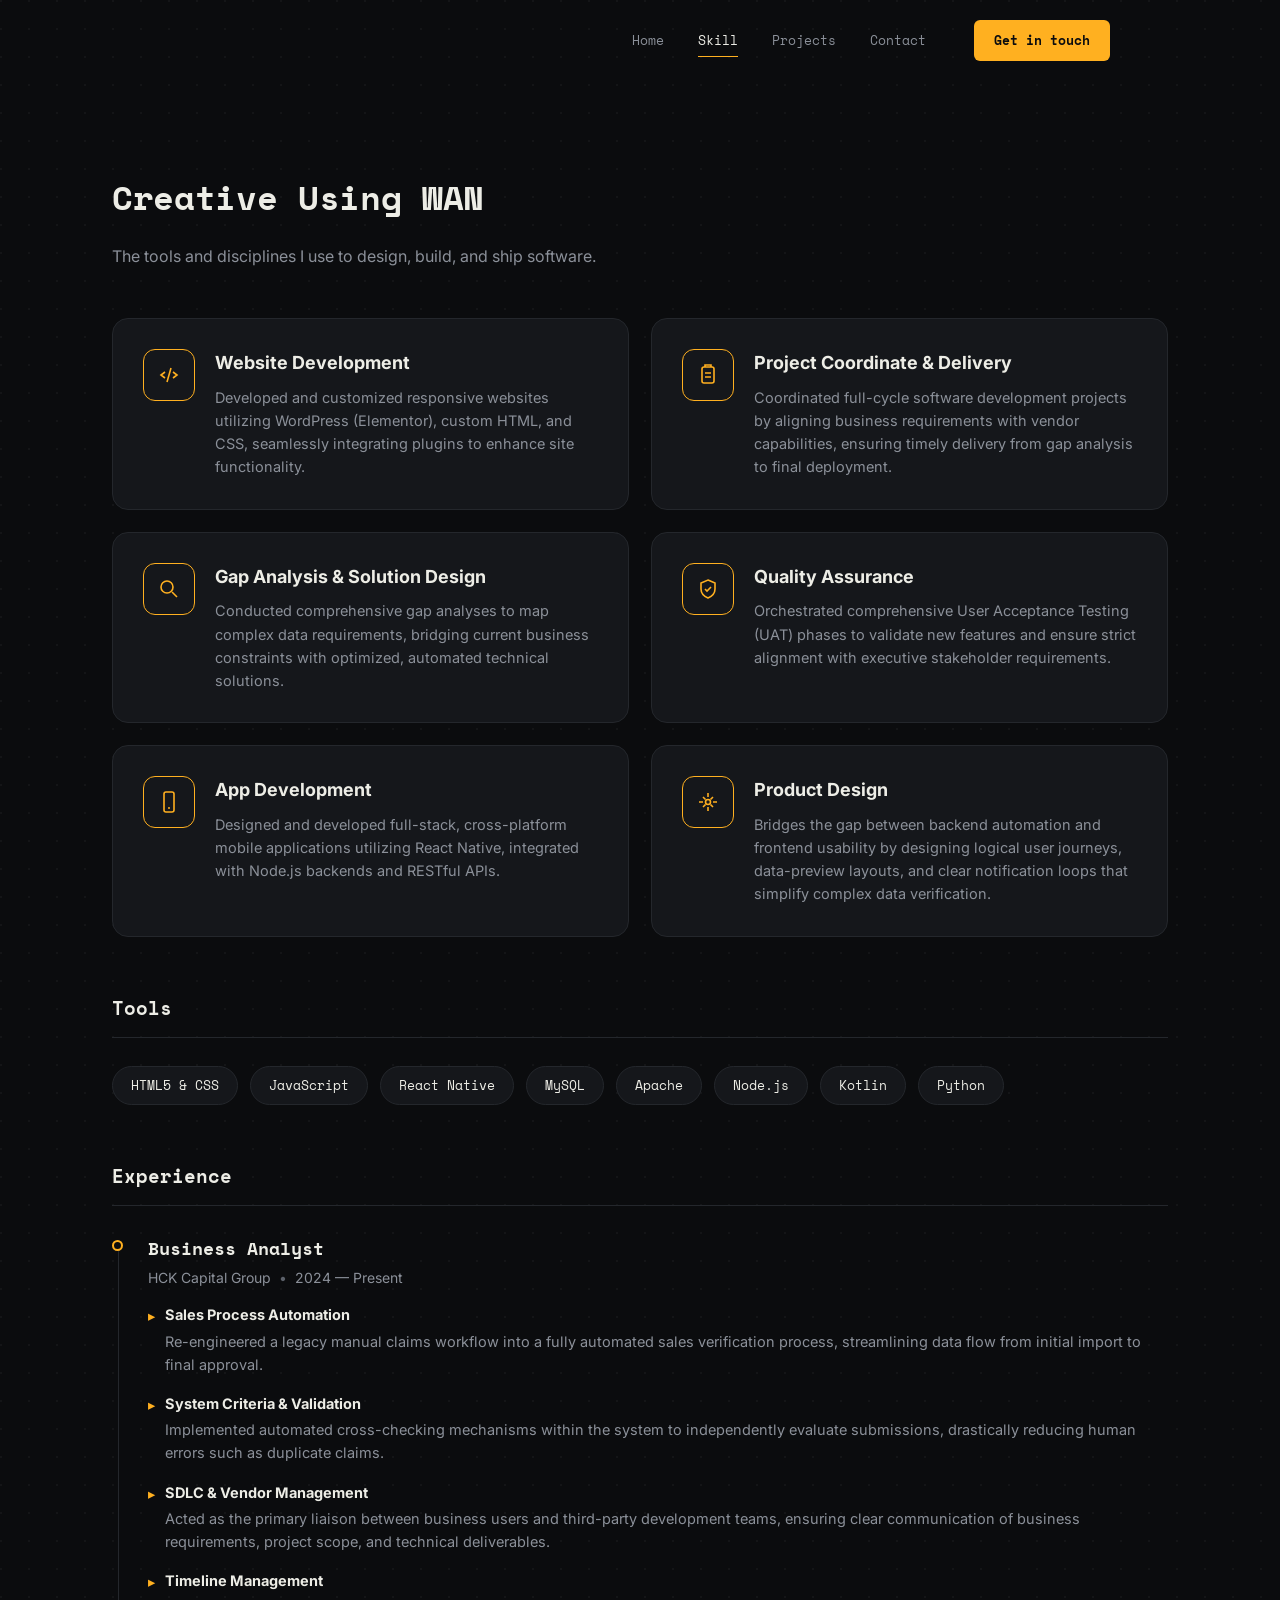
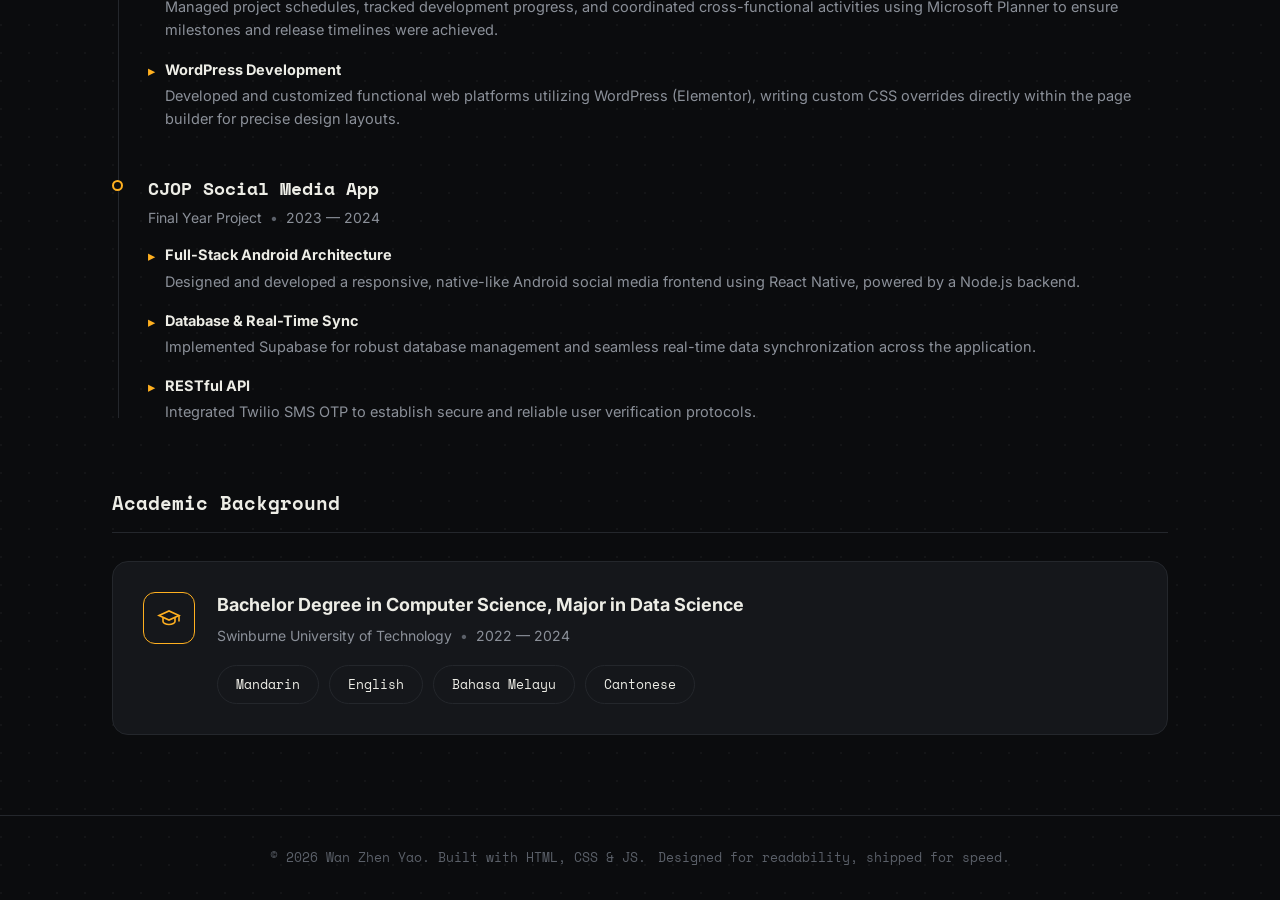
<file: skills.html>
<!DOCTYPE html>
<html lang="en">
<head>
<meta charset="UTF-8">
<meta name="viewport" content="width=device-width, initial-scale=1.0">
<title>Skill — Wan Zhen Yao</title>
<meta name="description" content="Skills, experience, and education background of Wan Zhen Yao, Business Analyst & Full-Stack Developer.">
<link rel="preconnect" href="https://fonts.googleapis.com">
<link href="https://fonts.googleapis.com/css2?family=Space+Mono:wght@400;700&family=Inter:wght@400;500;600;700;800&display=swap" rel="stylesheet">
<link rel="stylesheet" href="styles.css">
</head>
<body>
<header class="nav" id="siteNav">
  <div class="nav-inner">
    <nav class="nav-links">
      <a href="index.html">Home</a>
      <a href="skills.html" class="active">Skill</a>
      <a href="projects.html">Projects</a>
      <a href="contact.html">Contact</a>
    </nav>
    <div class="nav-cta">
      <!-- <a href="Resume_Wan_Zhen_Yao_2026.pdf" class="btn btn-outline" download>resume.pdf</a> -->
      <a href="contact.html" class="btn btn-primary">Get in touch</a>
      <button class="hamburger" id="hamburger" aria-label="Toggle menu">
        <span></span><span></span><span></span>
      </button>
    </div>
  </div>
</header>

<div class="mobile-panel" id="mobilePanel">
  <a href="index.html">Home</a>
  <a href="skills.html" class="active">Skill</a>
  <a href="projects.html">Projects</a>
  <a href="contact.html">Contact</a>
</div>

<main>
  <section id="skill" class="page-header">
    <div class="wrap">
      <h2 class="section-title reveal">Creative Using WAN</h2>
      <p class="page-sub reveal">The tools and disciplines I use to design, build, and ship software.</p>
      <div class="skills-grid">
        <div class="skill-card reveal">
          <div class="skill-icon"><svg viewBox="0 0 24 24" fill="none" stroke="currentColor" stroke-width="1.6"><path d="M8 9l-4 3 4 3M16 9l4 3-4 3M14 5l-4 14"/></svg></div>
          <div>
            <h3>Website Development</h3>
            <p>Developed and customized responsive websites utilizing WordPress (Elementor), custom HTML, and CSS, seamlessly integrating plugins to enhance site functionality.</p>
          </div>
        </div>
        <div class="skill-card reveal">
          <div class="skill-icon"><svg viewBox="0 0 24 24" fill="none" stroke="currentColor" stroke-width="1.6"><rect x="6" y="4" width="12" height="16" rx="2"/><path d="M9 4V2h6v2"/><path d="M9 10h6M9 14h6"/></svg></div>
          <div>
            <h3>Project Coordinate &amp; Delivery</h3>
            <p>Coordinated full-cycle software development projects by aligning business requirements with vendor capabilities, ensuring timely delivery from gap analysis to final deployment.</p>
          </div>
        </div>
        <div class="skill-card reveal">
          <div class="skill-icon"><svg viewBox="0 0 24 24" fill="none" stroke="currentColor" stroke-width="1.6"><circle cx="10" cy="10" r="6"/><path d="M20 20l-5-5"/></svg></div>
          <div>
            <h3>Gap Analysis &amp; Solution Design</h3>
            <p>Conducted comprehensive gap analyses to map complex data requirements, bridging current business constraints with optimized, automated technical solutions.</p>
          </div>
        </div>
        <div class="skill-card reveal">
          <div class="skill-icon"><svg viewBox="0 0 24 24" fill="none" stroke="currentColor" stroke-width="1.6"><path d="M12 3l7 3v6c0 5-3.5 7.5-7 9-3.5-1.5-7-4-7-9V6l7-3Z"/><path d="M9 12l2 2 4-4"/></svg></div>
          <div>
            <h3>Quality Assurance</h3>
            <p>Orchestrated comprehensive User Acceptance Testing (UAT) phases to validate new features and ensure strict alignment with executive stakeholder requirements.</p>
          </div>
        </div>
        <div class="skill-card reveal">
          <div class="skill-icon"><svg viewBox="0 0 24 24" fill="none" stroke="currentColor" stroke-width="1.6"><rect x="7" y="2" width="10" height="20" rx="2"/><path d="M11 18h2"/></svg></div>
          <div>
            <h3>App Development</h3>
            <p>Designed and developed full-stack, cross-platform mobile applications utilizing React Native, integrated with Node.js backends and RESTful APIs.</p>
          </div>
        </div>
        <div class="skill-card reveal">
          <div class="skill-icon"><svg viewBox="0 0 24 24" fill="none" stroke="currentColor" stroke-width="1.6"><path d="M12 3v4M3 12h4M17 12h4M12 17v4M7 7l2.5 2.5M17 7l-2.5 2.5M7 17l2.5-2.5M17 17l-2.5-2.5"/><circle cx="12" cy="12" r="2.5"/></svg></div>
          <div>
            <h3>Product Design</h3>
            <p>Bridges the gap between backend automation and frontend usability by designing logical user journeys, data-preview layouts, and clear notification loops that simplify complex data verification.</p>
          </div>
        </div>
      </div>

      <h3 class="subsection-title reveal">Tools</h3>
      <div class="tools-row reveal">
<span class="tool-pill">HTML5 & CSS</span>
<span class="tool-pill">JavaScript</span>
<span class="tool-pill">React Native</span>
<span class="tool-pill">MySQL</span>
<span class="tool-pill">Apache</span>
<span class="tool-pill">Node.js</span>
<span class="tool-pill">Kotlin</span>
<span class="tool-pill">Python</span>
      </div>

      <h3 class="subsection-title reveal">Experience</h3>
      <div class="timeline">

        <div class="commit reveal">
          <div class="commit-role">Business Analyst</div>
          <div class="commit-company">HCK Capital Group<span class="dot">&bull;</span>2024 &mdash; Present</div>
          <ul class="commit-list">
            <li><span class="commit-text"><span class="commit-label">Sales Process Automation</span>Re-engineered a legacy manual claims workflow into a fully automated sales verification process, streamlining data flow from initial import to final approval.</span></li>
            <li><span class="commit-text"><span class="commit-label">System Criteria &amp; Validation</span>Implemented automated cross-checking mechanisms within the system to independently evaluate submissions, drastically reducing human errors such as duplicate claims.</span></li>
            <li><span class="commit-text"><span class="commit-label">SDLC &amp; Vendor Management</span>Acted as the primary liaison between business users and third-party development teams, ensuring clear communication of business requirements, project scope, and technical deliverables.</span></li>
            <li><span class="commit-text"><span class="commit-label">Timeline Management</span>Managed project schedules, tracked development progress, and coordinated cross-functional activities using Microsoft Planner to ensure milestones and release timelines were achieved.</span></li>
            <li><span class="commit-text"><span class="commit-label">WordPress Development</span>Developed and customized functional web platforms utilizing WordPress (Elementor), writing custom CSS overrides directly within the page builder for precise design layouts.</span></li>
          </ul>
        </div>

        <div class="commit reveal">
          <div class="commit-role">CJOP Social Media App</div>
          <div class="commit-company">Final Year Project<span class="dot">&bull;</span>2023 &mdash; 2024</div>
          <ul class="commit-list">
            <li><span class="commit-text"><span class="commit-label">Full-Stack Android Architecture</span>Designed and developed a responsive, native-like Android social media frontend using React Native, powered by a Node.js backend.</span></li>
            <li><span class="commit-text"><span class="commit-label">Database &amp; Real-Time Sync</span>Implemented Supabase for robust database management and seamless real-time data synchronization across the application.</span></li>
            <li><span class="commit-text"><span class="commit-label">RESTful API</span>Integrated Twilio SMS OTP to establish secure and reliable user verification protocols.</span></li>
          </ul>
        </div>

      </div>

      <h3 class="subsection-title reveal">Academic Background</h3>
      <div class="education-card reveal">
        <div class="education-icon">
          <svg viewBox="0 0 24 24" fill="none" stroke="currentColor" stroke-width="1.6"><path d="M2 9.5 12 5l10 4.5-10 4.5-10-4.5Z"/><path d="M6 11.5v4c0 1.4 2.7 3 6 3s6-1.6 6-3v-4"/><path d="M22 9.5v6"/></svg>
        </div>
        <div class="education-body">
          <h4 class="education-degree">Bachelor Degree in Computer Science, Major in Data Science</h4>
          <div class="education-meta">Swinburne University of Technology<span class="dot">&bull;</span>2022 &mdash; 2024</div>
          <div class="education-languages">
            <span class="tool-pill">Mandarin</span>
            <span class="tool-pill">English</span>
            <span class="tool-pill">Bahasa Melayu</span>
            <span class="tool-pill">Cantonese</span>
          </div>
        </div>
      </div>
    </div>
  </section>
</main>

<footer>
  <div class="wrap" style="display:flex;justify-content:space-between;align-items:center;flex-wrap:wrap;gap:12px">
    <p>&copy; <span id="year"></span> Wan Zhen Yao. Built with HTML, CSS &amp; JS.</p>
    <p>Designed for readability, shipped for speed.</p>
  </div>
</footer>

<button class="to-top" id="toTop" aria-label="Back to top">
  <svg width="18" height="18" viewBox="0 0 24 24" fill="none" stroke="currentColor" stroke-width="2"><path d="M12 19V5M5 12l7-7 7 7"/></svg>
</button>

<script src="script.js"></script>
</body>
</html>
</file>
<file: styles.css>
/* ============================================================
   TOKENS
   ============================================================ */
:root{
  --bg:#0B0C0E;
  --bg-alt:#0E0F12;
  --surface:#15171B;
  --surface-hover:#1B1E23;
  --border:#24272C;
  --text:#EDEDE6;
  --text-muted:#8B9099;
  --text-dim:#5B6069;
  --accent:#FFB020;
  --accent-soft:rgba(255,176,32,.12);
  --accent-glow:rgba(255,176,32,.35);
  --syntax-string:#8FD3FE;
  --mono:'Space Mono', ui-monospace, monospace;
  --sans:'Inter', system-ui, sans-serif;
  --maxw:1120px;
  --radius:10px;
}

/* ============================================================
   LOADING SCREEN
   ============================================================ */
.page-loader{
  position:fixed;inset:0;z-index:10000;
  background:var(--bg);
  display:flex;align-items:center;justify-content:center;
  transition:opacity .45s ease, visibility .45s ease;
}
.page-loader.loaded{opacity:0;visibility:hidden;pointer-events:none}

@keyframes blinkCursor{50%{border-right-color:transparent}}
@keyframes typeAndDelete{
  0%,10%{width:0}
  45%,55%{width:6.2em}
  90%,100%{width:0}
}

.terminal-loader{
  border:0.1em solid #333;
  background-color:#1a1a1a;
  color:#0f0;
  font-family:'Space Mono', 'Courier New', Courier, monospace;
  font-size:1em;
  padding:1.5em 1em;
  width:12em;
  box-shadow:0 12px 32px rgba(0,0,0,.45);
  border-radius:6px;
  position:relative;
  overflow:hidden;
  box-sizing:border-box;
}
.terminal-loader-head{
  position:absolute;top:0;left:0;right:0;height:1.5em;
  background-color:#333;
  border-top-left-radius:6px;border-top-right-radius:6px;
  padding:0 0.4em;box-sizing:border-box;
}
.terminal-loader-controls{float:right}
.loader-control{
  display:inline-block;width:0.6em;height:0.6em;margin-left:0.4em;
  border-radius:50%;background-color:#777;
}
.loader-control.close{background-color:#e33}
.loader-control.minimize{background-color:#ee0}
.loader-control.maximize{background-color:#0b0}
.terminal-loader-title{float:left;line-height:1.5em;color:#eee;font-size:.85em}
.loader-text{
  display:inline-block;white-space:nowrap;overflow:hidden;
  border-right:0.2em solid #0f0;
  animation:typeAndDelete 4s steps(11) infinite, blinkCursor .5s step-end infinite alternate;
  margin-top:1.5em;
}

@media (prefers-reduced-motion: reduce){
  .loader-text{animation:none;width:6.2em;border-right-color:transparent}
}

*,*::before,*::after{box-sizing:border-box;margin:0;padding:0}

html{scroll-behavior:smooth}

body{
  background:var(--bg);
  color:var(--text);
  font-family:var(--sans);
  line-height:1.6;
  -webkit-font-smoothing:antialiased;
  overflow-x:hidden;
  background-image:
    radial-gradient(circle at 1px 1px, rgba(255,255,255,.035) 1px, transparent 0);
  background-size:28px 28px;
}

a{color:inherit;text-decoration:none}
ul{list-style:none}
img{max-width:100%;display:block}
button{font:inherit;cursor:pointer;background:none;border:none;color:inherit}

.wrap{max-width:var(--maxw);margin:0 auto;padding:0 32px}

section{padding:140px 0;position:relative}

.stack-section{padding:64px 0}

.page-header{padding:170px 0 80px}

.eyebrow{
  font-family:var(--mono);
  font-size:13px;
  color:var(--accent);
  display:flex;
  align-items:center;
  gap:10px;
  margin-bottom:18px;
  letter-spacing:.02em;
}
.eyebrow::before{content:'';width:18px;height:1px;background:var(--accent)}

h2.section-title{
  font-family:var(--mono);
  font-weight:700;
  font-size:clamp(24px,3.4vw,34px);
  letter-spacing:-.01em;
  margin-bottom:48px;
  color:var(--text);
}

.page-sub{color:var(--text-muted);font-size:16px;max-width:560px;margin-top:-28px;margin-bottom:48px}

:focus-visible{outline:2px solid var(--accent);outline-offset:3px}

/* page load fade-in */
@keyframes pageFadeIn{from{opacity:0}to{opacity:1}}
body{animation:pageFadeIn .5s ease}

/* reveal-on-scroll */
.reveal{opacity:0;transform:translateY(24px);transition:opacity .7s ease, transform .7s ease}
.reveal.visible{opacity:1;transform:translateY(0)}

/* stagger card grids so they cascade in rather than popping together */
.skills-grid .skill-card:nth-child(1),.projects-grid .project-card:nth-child(1){transition-delay:0s}
.skills-grid .skill-card:nth-child(2),.projects-grid .project-card:nth-child(2){transition-delay:.08s}
.skills-grid .skill-card:nth-child(3),.projects-grid .project-card:nth-child(3){transition-delay:.16s}
.skills-grid .skill-card:nth-child(4),.projects-grid .project-card:nth-child(4){transition-delay:.24s}
.skills-grid .skill-card:nth-child(5),.projects-grid .project-card:nth-child(5){transition-delay:.32s}
.skills-grid .skill-card:nth-child(6),.projects-grid .project-card:nth-child(6){transition-delay:.4s}

@media (prefers-reduced-motion: reduce){
  html{scroll-behavior:auto}
  body{animation:none}
  .reveal{opacity:1;transform:none;transition:none}
  *{animation-duration:.001ms !important; animation-iteration-count:1 !important; transition-duration:.001ms !important}
}

/* ============================================================
   NAV
   ============================================================ */
header.nav{
  position:fixed;top:0;left:0;right:0;z-index:100;
  border-bottom:1px solid transparent;
  transition:background .3s ease, border-color .3s ease, box-shadow .3s ease;
}
header.nav.scrolled{
  background:rgba(11,12,14,.85);
  backdrop-filter:blur(10px);
  border-bottom:1px solid var(--border);
  box-shadow:0 8px 30px rgba(0,0,0,.35);
}
.nav-inner{
  max-width:var(--maxw);margin:0 auto;padding:20px 90px 20px 32px;
  display:flex;align-items:center;justify-content:flex-end;gap:48px;
}

.nav-links{display:flex;align-items:center;gap:34px}
.nav-links a{
  font-family:var(--mono);font-size:13px;color:var(--text-muted);
  position:relative;padding:4px 0;transition:color .2s ease;
}
.nav-links a::after{
  content:'';position:absolute;left:0;bottom:-2px;width:0;height:1px;background:var(--accent);
  transition:width .25s ease;
}
.nav-links a:hover,.nav-links a.active{color:var(--text)}
.nav-links a.active::after{width:100%}

.btn{
  font-family:var(--mono);font-size:13px;font-weight:700;
  padding:10px 20px;border-radius:6px;display:inline-flex;align-items:center;gap:8px;
  transition:transform .2s ease, box-shadow .2s ease, background .2s ease, border-color .2s ease;
  white-space:nowrap;
}
.btn-primary{background:var(--accent);color:#0B0C0E}
.btn-primary:hover{transform:translateY(-2px);box-shadow:0 8px 24px var(--accent-glow)}
.btn-outline{border:1px solid var(--border);color:var(--text)}
.btn-outline:hover{border-color:var(--accent);color:var(--accent);transform:translateY(-2px)}

.nav-cta .btn-primary{animation:ctaPulse 3.2s ease-in-out infinite}
.nav-cta .btn-primary:hover{animation:none}
@keyframes ctaPulse{
  0%,100%{box-shadow:0 0 0 0 var(--accent-glow)}
  50%{box-shadow:0 0 0 6px rgba(255,176,32,0)}
}

.nav-cta{display:flex;align-items:center;gap:14px}
.hamburger{display:none;flex-direction:column;gap:5px;width:26px}
.hamburger span{height:2px;background:var(--text);width:100%;transition:transform .25s ease, opacity .25s ease}

/* mobile nav */
.mobile-panel{
  position:fixed;inset:0;background:var(--bg);z-index:99;
  display:flex;flex-direction:column;align-items:center;justify-content:center;gap:30px;
  transform:translateY(-100%);transition:transform .35s ease;
}
.mobile-panel.open{transform:translateY(0)}
.mobile-panel a{font-family:var(--mono);font-size:20px;color:var(--text)}
.mobile-panel a.active{color:var(--accent)}

/* ============================================================
   HERO
   ============================================================ */
.hero{
  min-height:100vh;
  display:flex;align-items:center;
  padding-top:100px;
  position:relative;
}
.hero::before{
  content:'';position:absolute;top:20%;left:50%;width:600px;height:600px;
  background:radial-gradient(circle, var(--accent-soft), transparent 70%);
  transform:translateX(-50%);pointer-events:none;filter:blur(10px);
  animation:heroGlow 6s ease-in-out infinite;
}
@keyframes heroGlow{
  0%,100%{opacity:1;transform:translateX(-50%) scale(1)}
  50%{opacity:.7;transform:translateX(-50%) scale(1.08)}
}
.hero-grid{
  position:relative;z-index:1;width:100%;
  display:grid;grid-template-columns:300px 1fr;gap:72px;align-items:center;
}
.hero-inner{max-width:640px}

/* profile card */
.profile-card{
  background:var(--surface);border:1px solid var(--border);border-radius:24px;
  padding:32px 28px;text-align:center;
}
.profile-photo{
  width:140px;height:140px;margin:0 auto 22px;border-radius:18px;overflow:hidden;
  background:linear-gradient(160deg,#1c1e22,#0a0a0b);border:1px solid var(--border);
  display:flex;align-items:center;justify-content:center;color:var(--text-dim);
}
.profile-photo svg{width:56px;height:56px}
.profile-photo img{width:100%;height:100%;object-fit:cover;display:block}
.profile-name{font-family:var(--sans);font-weight:800;font-size:22px;margin-bottom:14px;letter-spacing:-.01em}
.role-pill{
  display:inline-block;background:var(--surface-hover);border:1px solid var(--border);
  color:var(--text-muted);font-size:13px;padding:7px 18px;border-radius:999px;margin-bottom:24px;
}
.card-divider{height:1px;background:var(--border);margin-bottom:22px}
.contact-row{display:flex;align-items:center;gap:14px;text-align:left;margin-bottom:16px}
.contact-row:last-of-type{margin-bottom:24px}
.contact-icon{
  width:42px;height:42px;flex-shrink:0;border-radius:10px;background:var(--surface-hover);
  border:1px solid var(--border);display:flex;align-items:center;justify-content:center;color:var(--accent);
}
.contact-icon svg{width:18px;height:18px}
.contact-text{min-width:0}
.contact-text .label{display:block;font-size:11px;letter-spacing:.06em;color:var(--text-dim);text-transform:uppercase;margin-bottom:2px}
.contact-text .value{display:block;font-size:14px;font-weight:600;color:var(--text);white-space:nowrap;overflow:hidden;text-overflow:ellipsis}
.card-social{display:flex;gap:10px;justify-content:center}
.card-social a{
  width:36px;height:36px;border-radius:8px;border:1px solid var(--border);
  display:flex;align-items:center;justify-content:center;color:var(--text-muted);transition:.2s ease;
}
.card-social a:hover{border-color:var(--accent);color:var(--accent);transform:translateY(-2px)}
.card-social svg{width:16px;height:16px}

@media (max-width:900px){
  .hero-grid{grid-template-columns:1fr;gap:44px;justify-items:center;text-align:center}
  .profile-card{max-width:320px;width:100%}
  .hero-inner{max-width:100%}
}
.hero-name{
  font-family:var(--mono);
  font-weight:700;
  font-size:clamp(28px,4.2vw,54px);
  line-height:1.22;
  letter-spacing:-.02em;
  margin-bottom:10px;
}

.cursor{
  display:inline-block;
  width:3px;
  height:0.85em;
  background:var(--accent);
  margin-left:4px;
  vertical-align:text-bottom;
  animation:blink 1s step-end infinite;
}
@keyframes blink{0%,49%{opacity:1}50%,100%{opacity:0}}

.hero-role{
  font-family:var(--mono);font-size:clamp(16px,2.4vw,22px);color:var(--accent);
  margin-bottom:26px;min-height:1.4em;
}
.hero-role .type-cursor{border-right:2px solid var(--accent);padding-right:2px}

.hero-desc{
  font-size:17px;color:var(--text-muted);max-width:560px;margin-bottom:38px;
}
.hero-actions{display:flex;gap:16px;flex-wrap:wrap;margin-bottom:52px}

.social-row{display:flex;gap:18px;align-items:center}
.social-row a{
  width:40px;height:40px;border:1px solid var(--border);border-radius:8px;
  display:flex;align-items:center;justify-content:center;
  color:var(--text-muted);transition:.2s ease;
}
.social-row a:hover{border-color:var(--accent);color:var(--accent);transform:translateY(-3px)}
.social-row svg{width:18px;height:18px}

/* ============================================================
   ABOUT
   ============================================================ */
.about-grid{display:grid;grid-template-columns:1.3fr 1fr;gap:64px;align-items:start}
.about-text p{color:var(--text-muted);margin-bottom:18px;font-size:16px;max-width:520px}
.about-text strong{color:var(--text);font-weight:600}

.terminal-card{
  background:var(--surface);border:1px solid var(--border);border-radius:var(--radius);overflow:hidden;
}
.terminal-head{
  padding:16px 20px;border-bottom:1px solid var(--border);display:flex;align-items:center;
}
.terminal-head-label{
  font-family:var(--sans);font-weight:700;font-size:17px;color:var(--text);text-align:left;
}
.terminal-body{padding:22px;font-family:var(--mono);font-size:14px}
.stat-row{display:flex;justify-content:space-between;padding:9px 0;border-bottom:1px dashed var(--border)}
.stat-row:last-child{border-bottom:none}
.stat-row .k{color:var(--text-dim)}
.stat-row .v{color:var(--text)}
.stat-row .v-success{color:#4ADE80;font-weight:600}

/* ============================================================
   SKILLS — outlined icon, horizontal card layout
   ============================================================ */
.skills-grid{display:grid;grid-template-columns:repeat(2,1fr);gap:22px}
.skill-card{
  background:var(--surface);border:1px solid var(--border);border-radius:16px;
  padding:30px;display:flex;gap:20px;align-items:flex-start;
  transition:border-color .25s ease, transform .25s ease, background .25s ease;
}
.skill-card:hover{border-color:var(--accent);transform:translateY(-4px);background:var(--surface-hover)}
.skill-icon{
  width:52px;height:52px;flex-shrink:0;border-radius:12px;
  border:1.5px solid var(--accent);background:transparent;
  display:flex;align-items:center;justify-content:center;color:var(--accent);
  transition:transform .35s cubic-bezier(.34,1.56,.64,1), background .25s ease;
}
.skill-card:hover .skill-icon{transform:rotate(-8deg) scale(1.08);background:var(--accent-soft)}
.skill-icon svg{width:24px;height:24px}
.skill-card h3{font-family:var(--sans);font-weight:700;font-size:18px;margin-bottom:8px}
.skill-card p{color:var(--text-muted);font-size:14.5px}

@media (max-width:700px){
  .skills-grid{grid-template-columns:1fr}
}

/* ============================================================
   PROJECTS — image header + info body
   ============================================================ */
.projects-grid{display:grid;grid-template-columns:repeat(3,1fr);gap:26px}
.project-card{
  background:var(--surface);border:1px solid var(--border);border-radius:14px;overflow:hidden;
  transition:transform .3s ease, border-color .3s ease, box-shadow .3s ease;
  display:flex;flex-direction:column;
}
.project-card:hover{transform:translateY(-6px);border-color:var(--accent);box-shadow:0 16px 40px rgba(0,0,0,.35)}
.project-card-link{cursor:pointer}
.project-card-link:active{transform:translateY(-2px) scale(.98);transition-duration:.1s}
.project-card-modal{cursor:pointer}
.project-card-modal:active{transform:translateY(-2px) scale(.98);transition-duration:.1s}
.project-card-modal:focus-visible{outline:2px solid var(--accent);outline-offset:3px}
.project-image{
  height:190px;position:relative;overflow:hidden;
  display:flex;align-items:center;justify-content:center;
  background:linear-gradient(135deg,#4338CA 0%,#B3467C 50%,var(--accent) 100%);
}
.project-image span{
  font-family:var(--mono);font-size:13px;letter-spacing:.06em;color:rgba(255,255,255,.92);
  text-transform:uppercase;
}
.project-image img{
  width:100%;height:100%;object-fit:cover;display:block;
  transition:transform .4s ease;
}
.project-card:hover .project-image img{transform:scale(1.05)}
.project-image::after{
  content:'';position:absolute;inset:0;background:rgba(11,12,14,.12);
}
.project-body{padding:26px 26px 28px;flex:1;display:flex;flex-direction:column}
.project-category{font-family:var(--mono);font-size:11.5px;letter-spacing:.08em;color:var(--accent);text-transform:uppercase;margin-bottom:12px}
.project-title{
  font-family:var(--sans);font-weight:800;font-size:19px;margin-bottom:10px;letter-spacing:-.01em;
  display:-webkit-box;-webkit-line-clamp:2;-webkit-box-orient:vertical;overflow:hidden;
}
.project-desc{
  color:var(--text-muted);font-size:14.5px;flex:1;
  display:-webkit-box;-webkit-line-clamp:3;-webkit-box-orient:vertical;overflow:hidden;
}
.project-link{
  display:inline-flex;align-items:center;gap:6px;margin-top:18px;
  font-family:var(--mono);font-size:12.5px;color:var(--text);border-top:1px solid var(--border);padding-top:16px;
}
.project-link svg{width:14px;height:14px;transition:transform .2s ease}
.project-card:hover .project-link svg{transform:translateX(4px)}

/* ---- project modal (full write-up) ---- */
.project-modal-overlay{
  position:fixed;inset:0;background:rgba(6,7,9,.78);backdrop-filter:blur(4px);
  display:flex;align-items:center;justify-content:center;padding:24px;
  z-index:200;opacity:0;pointer-events:none;transition:opacity .25s ease;
}
.project-modal-overlay.open{opacity:1;pointer-events:auto}
.project-modal{
  background:var(--surface);border:1px solid var(--border);border-radius:16px;
  max-width:680px;width:100%;max-height:85vh;overflow-y:auto;padding:44px;
  position:relative;transform:translateY(16px) scale(.98);transition:transform .25s ease;
}
.project-modal-overlay.open .project-modal{transform:translateY(0) scale(1)}
.project-modal-close{
  position:absolute;top:20px;right:20px;width:38px;height:38px;border-radius:8px;
  border:1px solid var(--border);background:var(--surface-hover);color:var(--text-muted);
  display:flex;align-items:center;justify-content:center;transition:border-color .2s ease, color .2s ease;
}
.project-modal-close:hover{border-color:var(--accent);color:var(--accent)}
.project-modal-close svg{width:16px;height:16px}
.modal-category{font-family:var(--mono);font-size:11.5px;letter-spacing:.08em;color:var(--accent);text-transform:uppercase;margin-bottom:14px}
.modal-title{font-family:var(--sans);font-weight:800;font-size:clamp(22px,3vw,28px);margin-bottom:22px;padding-right:36px;letter-spacing:-.01em}
.modal-desc{color:var(--text-muted);font-size:15px;line-height:1.75}
.modal-desc p{margin-bottom:16px}
.modal-desc p:last-child{margin-bottom:0}
.modal-desc strong{color:var(--text);font-weight:700}
.modal-image{
  margin:-44px -44px 28px;border-radius:16px 16px 0 0;overflow:hidden;height:260px;
}
.modal-image img{width:100%;height:100%;object-fit:cover;display:block}

@media (max-width:600px){
  .project-modal{padding:30px 22px;max-height:88vh}
  .modal-title{padding-right:30px}
  .modal-image{margin:-30px -22px 22px;height:190px}
}

@media (max-width:900px){
  .projects-grid{grid-template-columns:repeat(2,1fr)}
}
@media (max-width:600px){
  .projects-grid{grid-template-columns:1fr}
}

.section-head-row{
  display:flex;justify-content:space-between;align-items:flex-end;gap:24px;margin-bottom:48px;flex-wrap:wrap;
}
.section-head-row .section-title{margin-bottom:0}

/* view more / animated arrow button */
.view-more-wrap{display:flex;justify-content:center;margin-top:56px}
.btn-arrow{
  font-family:var(--mono);font-size:13px;font-weight:700;color:var(--text);
  border:1px solid var(--border);padding:14px 26px;border-radius:8px;
  display:inline-flex;align-items:center;gap:10px;
  transition:border-color .25s ease, color .25s ease, transform .25s ease;
}
.btn-arrow:hover{border-color:var(--accent);color:var(--accent);transform:translateY(-2px)}
.btn-arrow svg{width:16px;height:16px;animation:arrowNudge 1.6s ease-in-out infinite}
@keyframes arrowNudge{
  0%,100%{transform:translateX(0)}
  50%{transform:translateX(6px)}
}

.subsection-title{
  font-family:var(--mono);font-weight:700;font-size:19px;color:var(--text);
  margin:8px 0 28px;padding-bottom:14px;border-bottom:1px solid var(--border);
}
.timeline + .subsection-title{margin-top:64px}
.skills-grid + .subsection-title{margin-top:56px}
.tools-row + .subsection-title{margin-top:56px}

/* ============================================================
   EXPERIENCE — git log styled timeline
   ============================================================ */
.timeline{position:relative;padding-left:36px}
.timeline::before{content:'';position:absolute;left:6px;top:6px;bottom:6px;width:1px;background:var(--border)}
.commit{position:relative;padding-bottom:44px}
.commit:last-child{padding-bottom:0}
.commit::before{
  content:'';position:absolute;left:-36px;top:6px;width:11px;height:11px;border-radius:50%;
  background:var(--bg);border:2px solid var(--accent);
}
.commit-meta{font-family:var(--mono);font-size:12px;color:var(--text-dim);margin-bottom:10px}
.commit-meta .hash{color:var(--accent)}
.commit-role{font-family:var(--mono);font-weight:700;font-size:18px;margin-bottom:4px}
.commit-company{color:var(--text-muted);font-size:14px;margin-bottom:14px}
.commit-company .dot{color:var(--text-dim);margin:0 8px}
.commit-list{display:flex;flex-direction:column;gap:16px}
.commit-list li{color:var(--text-muted);font-size:14.5px;display:flex;gap:10px;line-height:1.6}
.commit-list li::before{content:'▸';color:var(--accent);flex-shrink:0;margin-top:1px}
.commit-text{display:block}
.commit-label{display:block;color:var(--text);font-weight:700;margin-bottom:3px}

.tools-row{display:flex;flex-wrap:wrap;gap:12px;margin-bottom:8px}
.tool-pill{
  font-family:var(--mono);font-size:13px;color:var(--text);
  background:var(--surface);border:1px solid var(--border);border-radius:999px;
  padding:8px 18px;transition:border-color .2s ease, transform .2s ease;
}
.tool-pill:hover{border-color:var(--accent);transform:translateY(-2px)}

/* ============================================================
   EDUCATION — json styled block
   ============================================================ */
.education-card{
  background:var(--surface);border:1px solid var(--border);border-radius:16px;
  padding:30px;display:flex;gap:22px;align-items:flex-start;
  transition:border-color .25s ease, transform .25s ease;
}
.education-card:hover{border-color:var(--accent);transform:translateY(-3px)}
.education-icon{
  width:52px;height:52px;flex-shrink:0;border-radius:12px;
  border:1.5px solid var(--accent);background:transparent;
  display:flex;align-items:center;justify-content:center;color:var(--accent);
}
.education-icon svg{width:24px;height:24px}
.education-degree{font-family:var(--sans);font-weight:700;font-size:18px;color:var(--text);margin-bottom:8px;line-height:1.4}
.education-meta{color:var(--text-muted);font-size:14px;margin-bottom:18px}
.education-meta .dot{color:var(--text-dim);margin:0 8px}
.education-languages{display:flex;flex-wrap:wrap;gap:10px}

/* ============================================================
   CONTACT
   ============================================================ */
.contact-inner{
  background:var(--surface);border:1px solid var(--border);border-radius:16px;
  padding:64px;text-align:center;position:relative;overflow:hidden;
}
.contact-inner::before{
  content:'';position:absolute;top:-50%;left:50%;width:500px;height:500px;
  background:radial-gradient(circle, var(--accent-soft), transparent 70%);
  transform:translateX(-50%);
}
.contact-inner h2{
  font-family:var(--mono);font-size:clamp(26px,4vw,40px);position:relative;margin-bottom:16px;
}
.contact-inner p{color:var(--text-muted);margin-bottom:36px;position:relative;max-width:480px;margin-left:auto;margin-right:auto}
.contact-actions{display:flex;gap:16px;justify-content:center;flex-wrap:wrap;position:relative;margin-bottom:40px}
.contact-inner .social-row{justify-content:center;position:relative}

/* ---- contact form ---- */
.contact-form{
  position:relative;text-align:left;max-width:640px;margin:0 auto 40px;
  display:flex;flex-direction:column;gap:20px;
}
.form-row{display:grid;grid-template-columns:1fr 1fr;gap:20px}
.form-group{display:flex;flex-direction:column;gap:8px}
.form-group label{
  font-family:var(--mono);font-size:11.5px;letter-spacing:.06em;text-transform:uppercase;color:var(--text-dim);
}
.form-group input,
.form-group textarea{
  background:var(--bg-alt);border:1px solid var(--border);border-radius:8px;
  padding:13px 16px;color:var(--text);font-family:var(--sans);font-size:14.5px;
  transition:border-color .2s ease, box-shadow .2s ease;
  width:100%;
}
.form-group input::placeholder,
.form-group textarea::placeholder{color:var(--text-dim)}
.form-group input:focus,
.form-group textarea:focus{
  outline:none;border-color:var(--accent);box-shadow:0 0 0 3px var(--accent-soft);
}
.form-group textarea{min-height:140px;resize:vertical;line-height:1.6}

.form-status{
  font-family:var(--mono);font-size:12.5px;color:var(--accent);min-height:18px;
  opacity:0;transform:translateY(-4px);transition:opacity .3s ease, transform .3s ease;
}
.form-status.show{opacity:1;transform:translateY(0)}

.btn-send{
  align-self:flex-start;
  display:inline-flex;align-items:center;gap:10px;
  background:var(--accent);color:#0B0C0E;border:none;border-radius:8px;
  padding:14px 28px;font-family:var(--mono);font-weight:700;font-size:14px;
  cursor:pointer;position:relative;overflow:hidden;
  transition:transform .2s ease, box-shadow .2s ease;
}
.btn-send:hover{transform:translateY(-2px);box-shadow:0 10px 28px var(--accent-glow)}
.btn-send:active{transform:translateY(0)}
.btn-send svg{
  width:18px;height:18px;flex-shrink:0;
  transition:transform .4s cubic-bezier(.34,1.56,.64,1);
}
.btn-send:hover svg{transform:translate(4px,-4px) rotate(20deg)}
.btn-send.sending svg{animation:planeFly .65s ease forwards}
.btn-send.sending{pointer-events:none;opacity:.85}
@keyframes planeFly{
  0%{transform:translate(0,0) rotate(0deg);opacity:1}
  60%{opacity:1}
  100%{transform:translate(34px,-28px) rotate(25deg);opacity:0}
}

@media (max-width:640px){
  .form-row{grid-template-columns:1fr}
}

.contact-divider{
  display:flex;align-items:center;gap:16px;position:relative;
  color:var(--text-dim);font-family:var(--mono);font-size:11.5px;
  text-transform:uppercase;letter-spacing:.06em;margin:8px auto 32px;max-width:640px;
}
.contact-divider::before,
.contact-divider::after{content:'';flex:1;height:1px;background:var(--border)}

/* ============================================================
   FOOTER
   ============================================================ */
footer{
  border-top:1px solid var(--border);padding:32px 0;
  display:flex;justify-content:space-between;align-items:center;flex-wrap:wrap;gap:12px;
}
footer p{font-family:var(--mono);font-size:12.5px;color:var(--text-dim)}

.to-top{
  position:fixed;bottom:28px;right:28px;width:44px;height:44px;border-radius:50%;
  background:var(--surface);border:1px solid var(--border);color:var(--text);
  display:flex;align-items:center;justify-content:center;z-index:90;
  opacity:0;pointer-events:none;transition:opacity .3s ease, transform .3s ease, border-color .3s ease;
}
.to-top.show{opacity:1;pointer-events:auto}
.to-top:hover{border-color:var(--accent);color:var(--accent);transform:translateY(-3px)}

/* ============================================================
   RESPONSIVE
   ============================================================ */
@media (max-width:900px){
  .nav-links{display:none}
  .nav-cta .btn-outline{display:none}
  .hamburger{display:flex}
  .nav-inner{padding:20px 32px}
  .about-grid{grid-template-columns:1fr;gap:40px}
  section{padding:100px 0}
  .stack-section{padding:48px 0}
  .page-header{padding:150px 0 56px}
  .contact-inner{padding:44px 26px}
  .section-head-row{flex-direction:column;align-items:flex-start;gap:16px}
}
@media (max-width:600px){
  .wrap{padding:0 22px}
  .hero-actions{flex-direction:column;align-items:stretch}
  footer{flex-direction:column;text-align:center}
  .scroll-hint{display:none}
}
</file>
